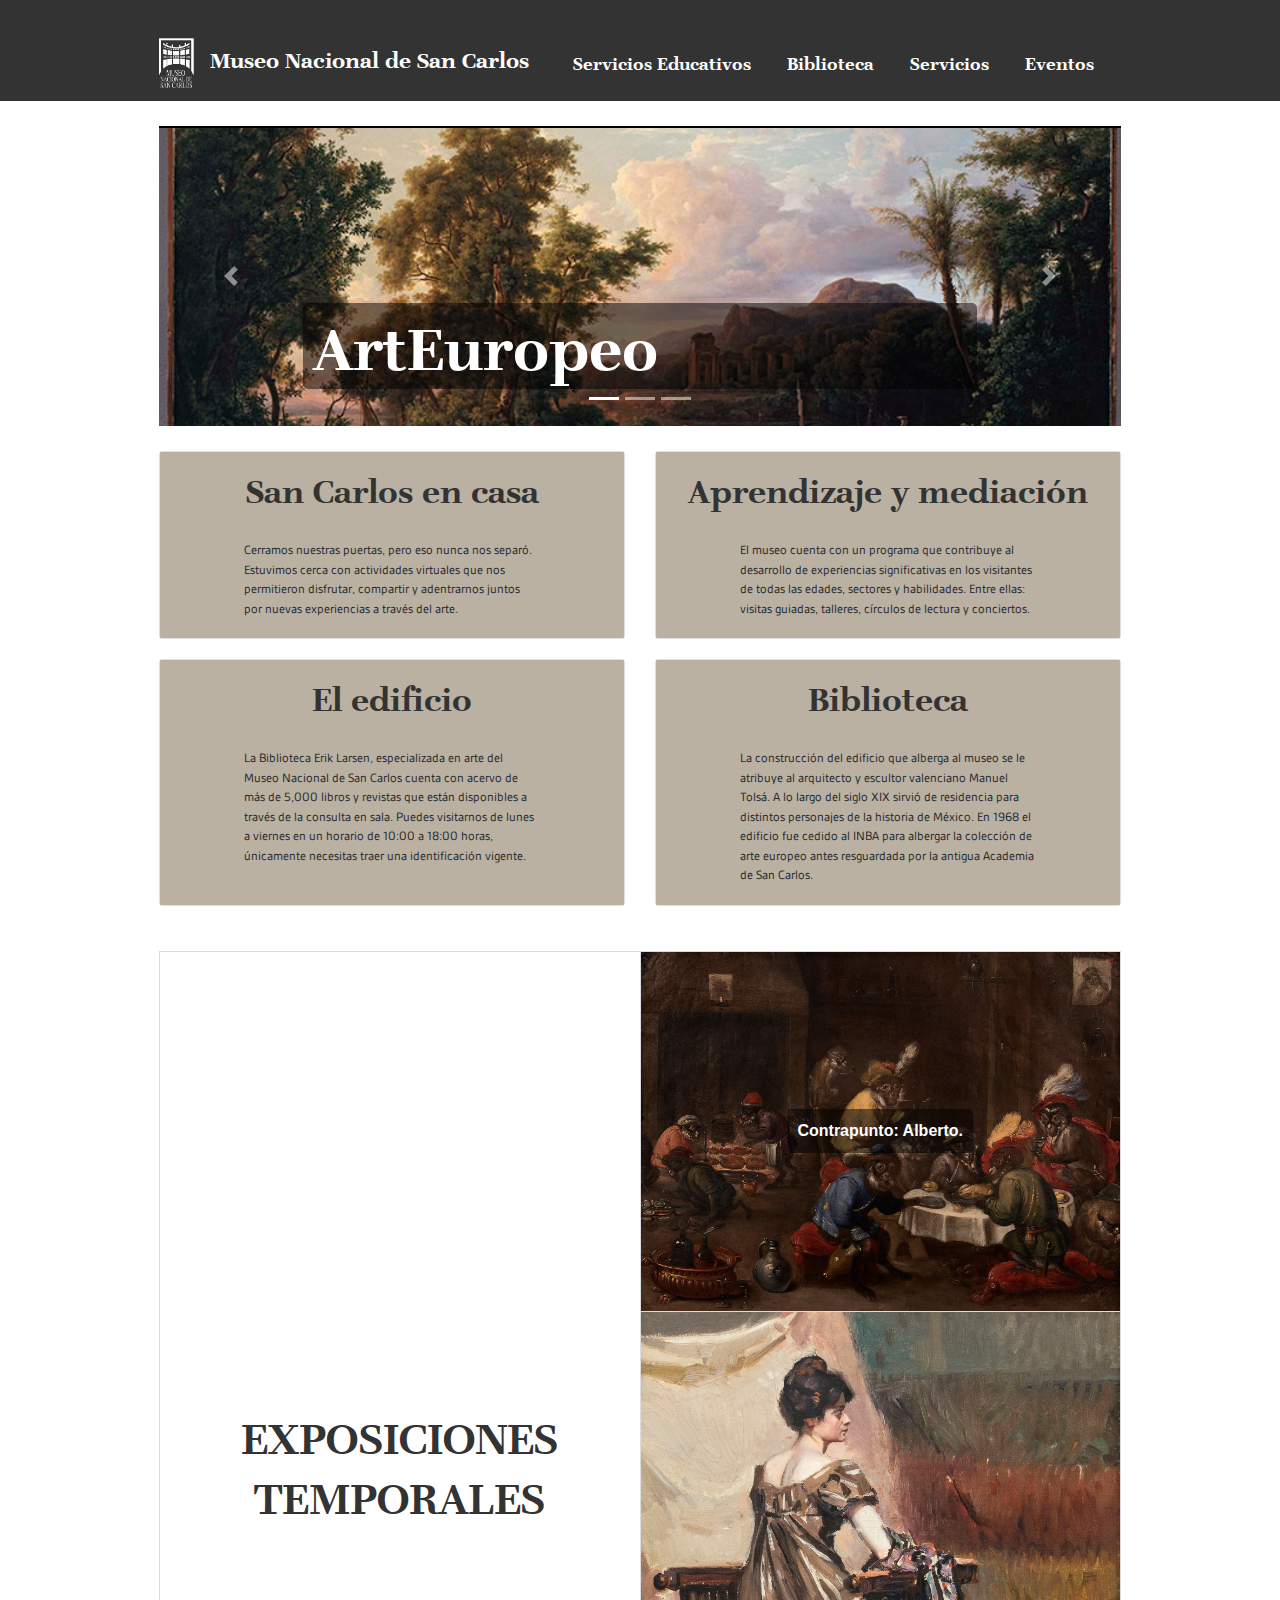
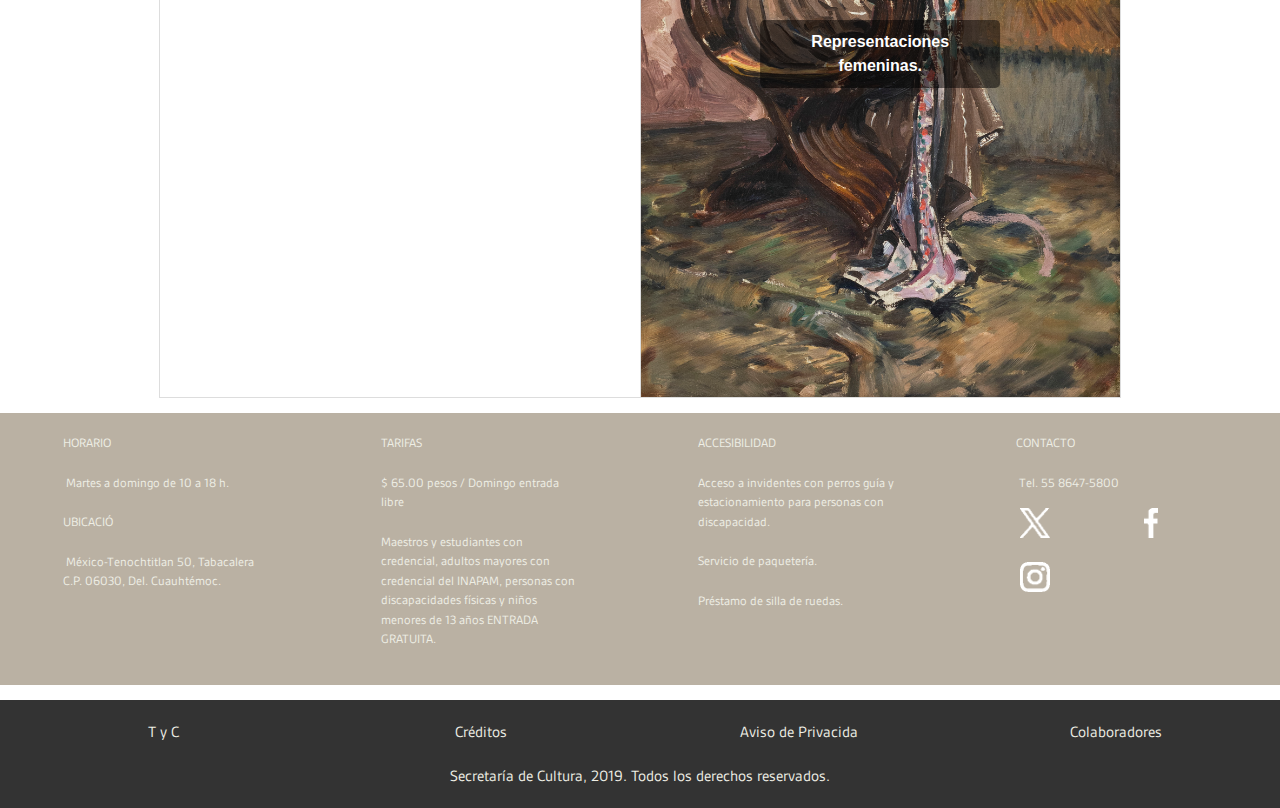
<file: index.html>
<!DOCTYPE html>
<html lang="en">
  <head>
	   <link
    rel="stylesheet"
    href="https://cdnjs.cloudflare.com/ajax/libs/animate.css/4.1.1/animate.min.css"
  />
	  <link rel="stylesheet" type="text/css" href="css/dis_nav.css">
	  
	  <link rel="stylesheet" type="text/css" href="css/dis_inicio.css">
	  
	  <link
    rel="stylesheet"
    href="https://cdnjs.cloudflare.com/ajax/libs/animate.css/4.1.1/animate.min.css"
  />
    <meta charset="utf-8">
	<meta http-equiv="X-UA-Compatible" content="IE=edge">
	<meta name="viewport" content="width=device-width, initial-scale=1">
    <title>Museo Nacional de San Carlos</title>
	  
    <!-- Bootstrap -->
	<link href="css/bootstrap-4.4.1.css" rel="stylesheet">
	<link href="dis_inicio.css" rel="stylesheet" type="text/css">
  </head>
  <body>
	  
	  <!--nav-->
  
<div class="container2">
  <nav class="navbar navbar-expand-lg" style="background-color: #333333;">
    <div class="container d-flex justify-content-center">
      <a class="navbar-brand text-white" href="index.html">
        <img src="imagenes/logo.png" class="img-fluid" id="log" alt="Logo">
        Museo Nacional de San Carlos
      </a>
      <button class="navbar-toggler" type="button" data-toggle="collapse" data-target="#navbarSupportedContent1" aria-controls="navbarSupportedContent1" aria-expanded="false" aria-label="Toggle navigation"> 
        <span class="navbar-toggler-icon">+<br>
        </span>
      </button>
      <div class="collapse navbar-collapse justify-content-center" id="navbarSupportedContent1">
        <ul class="navbar-nav">
          <li class="nav-item active">
            <a class="nav-link text-white" href="html/servedu.html">Servicios Educativos</a>
          </li>
          <li class="nav-item">
            <a class="nav-link text-white" href="html/biblioteca.html">Biblioteca</a>
          </li>
          <li class="nav-item">
            <a class="nav-link text-white" href="html/servi.html">Servicios</a>
          </li>
          <li class="nav-item">
            <a class="nav-link text-white" href="html/eventos.html">Eventos</a>
          </li>
        </ul>
      </div>
    </div>
  </nav>
</div>
	  
	  	<!--carusel-->
  
<div class="container justify-content-center">
  <div id="carouselExampleIndicators1" class="carousel slide" data-ride="carousel" style="background-color: black;">
    <ol class="carousel-indicators">
      <li data-target="#carouselExampleIndicators1" data-slide-to="0" class="active"></li>
      <li data-target="#carouselExampleIndicators1" data-slide-to="1"></li>
      <li data-target="#carouselExampleIndicators1" data-slide-to="2"></li>
    </ol>
    <div class="carousel-inner" role="listbox" style="height: 500px;"> 
      <div class="carousel-item active">
        <div class="d-flex align-items-center justify-content-center h-100">
          <img class="d-block mx-auto" src="imagenes/Principal/arte_euro.jpg" alt="First slide" style="max-height: 100%; max-width: 100%;">
          <div class="carousel-caption">
            <h5>ArtEuropeo</h5>
          </div>
        </div>
      </div>
      <div class="carousel-item">
        <div class="d-flex align-items-center justify-content-center h-100">
          <img class="d-block mx-auto" src="imagenes/Principal/barroco.jpg" alt="Second slide" style="max-height: 100%; max-width: 100%;">
          <div class="carousel-caption">
            <h5>Barroco</h5>
          </div>
        </div>
      </div>
      <div class="carousel-item">
        <div class="d-flex align-items-center justify-content-center h-100">
          <img class="d-block mx-auto" src="imagenes/Principal/romanti.jpg" alt="Third slide" style="max-height: 100%; max-width: 100%;">
          <div class="carousel-caption">
            <h5>Romanticismo</h5>
          </div>
        </div>
      </div>
    </div>
    <a class="carousel-control-prev" href="#carouselExampleIndicators1" role="button" data-slide="prev">
      <span class="carousel-control-prev-icon" aria-hidden="true"></span>
      <span class="sr-only">Previous</span>
    </a>
    <a class="carousel-control-next" href="#carouselExampleIndicators1" role="button" data-slide="next">
      <span class="carousel-control-next-icon" aria-hidden="true"></span>
      <span class="sr-only">Next</span>
    </a>
  </div>
</div>
	  
	  <!--cuadros de texto-->
	  
	<div class="container">
    <div class="row">
      <div class="col-xl-3 col-lg-6 col-md-6">
        <div class="card h-100">
          <div class="card-body">
            <h5 class="card-title">San Carlos en casa</h5>
            <p class="card-text">Cerramos nuestras puertas, pero eso nunca nos separó. Estuvimos cerca con actividades virtuales que nos permitieron disfrutar, compartir y adentrarnos juntos por nuevas experiencias a través del arte.</p>
          </div>
        </div>
      </div>
      <div class="col-xl-3 col-lg-6 col-md-6">
        <div class="card h-100">
          <div class="card-body">
            <h5 class="card-title">Aprendizaje y mediación</h5>
            <p class="card-text">El museo cuenta con un programa que contribuye al desarrollo de experiencias significativas en los visitantes de todas las edades, sectores y habilidades. Entre ellas: visitas guiadas, talleres, círculos de lectura y conciertos.</p>
          </div>
        </div>
      </div>
      <div class="col-xl-3 col-lg-6 col-md-6">
        <div class="card h-100">
          <div class="card-body">
            <h5 class="card-title">El edificio</h5>
            <p class="card-text">La Biblioteca Erik Larsen, especializada en arte del Museo Nacional de San Carlos cuenta con acervo de más de 5,000 libros y revistas que están disponibles a través de la consulta en sala. Puedes visitarnos de lunes a viernes en un horario de 10:00 a 18:00 horas, únicamente necesitas traer una identificación vigente.</p>
          </div>
        </div>
      </div>
      <div class="col-xl-3 col-lg-6 col-md-6">
        <div class="card h-100">
          <div class="card-body">
            <h5 class="card-title">Biblioteca</h5>
            <p class="card-text">La construcción del edificio que alberga al museo se le atribuye al arquitecto y escultor valenciano Manuel Tolsá. A lo largo del siglo XIX sirvió de residencia para distintos personajes de la historia de México. En 1968 el edificio fue cedido al INBA para albergar la colección de arte europeo antes resguardada por la antigua Academia de San Carlos.</p>
          </div>
        </div>
      </div>
    </div>
  </div>
	
	  
	  <div class="container">
		  
	<table class="custom-table">
    <tr>
      <!-- Celda izquierda -->
      <td class="izq-cel" rowspan="2">
        <p>EXPOSICIONES TEMPORALES</p>
      </td>
      <!-- Celda derecha, fila superior -->
      <td class="dere-cel">
        <div class="image-container"> <a href="https://mnsancarlos.inba.gob.mx/contrapunto-alberto-j-pani-amp-diego-rivera-curadores" ><img src="imagenes/9066_ferdinand_van_kessel_amberes.jpg" alt="Imagen 1"></a>
          <div class="image-title">Contrapunto: Alberto.</div>
        </div>
      </td>
    </tr>
    <tr>
      <!-- Celda derecha, fila inferior -->
      <td class="dere-cel">
        <div class="image-container"> <a href="https://mnsancarlos.inba.gob.mx/representaciones-femeninas-en-transformacion-siglos-xix-y-xx"><img src="imagenes/dgjj-1_copiadd.jpg" alt="Imagen 2"></a>
          <div class="image-title">Representaciones femeninas.</div>
        </div>
      </td>
    </tr>
  </table>
	
	</div>
	  <div class="container3">
	    <div class="row">
	      <div class="col-xl-3 col-lg-3 col-md-3 col-sm-6">
	        <p>HORARIO</p>
	        <p>&nbsp;Martes a domingo de 10 a 18 h.&nbsp;</p>
            <p>UBICACIÓ</p>
            <p>&nbsp;México-Tenochtitlan 50, Tabacalera C.P. 06030, Del. Cuauhtémoc.</p>
          </div>
	      <div class="col-xl-3 col-lg-3 col-md-3 col-sm-6">
	        <p>TARIFAS&nbsp;</p>
	        <p>$ 65.00 pesos / Domingo entrada libre&nbsp;</p>
	        <p>Maestros y estudiantes con credencial, adultos mayores con credencial del INAPAM, personas con discapacidades físicas y niños menores de 13 años ENTRADA GRATUITA.</p>
          </div>
	      <div class="col-xl-3 col-lg-3 col-md-3 col-sm-6">
	        <p>ACCESIBILIDAD&nbsp;</p>
	        <p>Acceso a invidentes con perros guía y estacionamiento para personas con discapacidad.&nbsp;</p>
	        <p>Servicio de paquetería.&nbsp;</p>
	        <p>Préstamo de silla de ruedas.</p>
          </div>
	      <div class="col-xl-3 col-lg-3 col-md-3 col-sm-6">
	        <p>CONTACTO</p>
	        <p>&nbsp;Tel. 55 8647-5800 </p>
	        <div class="row">
	          <div class="col-xl-4 col-md-5 col-sm-4"><a href="https://x.com/museo_sancarlos" target="_blank"><img src="imagenes/1x/Recurso 3.png" class="img-fluid" alt="Placeholder image"></a>&nbsp;</div>
	          <div class="col-xl-4 col-md-5 col-sm-4"><a href="https://www.facebook.com/museosancarlos/" target="_blank"><img src="imagenes/1x/Recurso 2.png" class="img-fluid" alt="Placeholder image"></a>&nbsp;</div>
	          <div class="col-xl-4 col-md-5 col-sm-4"><a href="https://www.instagram.com/museo_sancarlos?utm_source=ig_web_button_share_sheet&igsh=ZDNlZDc0MzIxNw==" target="_blank"><img src="imagenes/1x/Recurso 1.png" class="img-fluid" alt="Placeholder image"></a>&nbsp;</div>
            </div>
	      </div>
</div>
	  </div>
	  <footer>
	    <div class="row">
	      <div class="col-xl-3 col-lg-3 col-md-2 col-sm-3">T y C</div>
	      <div class="col-xl-3 col-lg-3 col-md-3 col-sm-3">Créditos</div>
	      <div class="col-xl-3 col-lg-3 col-md-3 col-sm-3">Aviso de Privacida</div>
	      <div class="col-xl-3 col-lg-3 col-md-4 col-sm-3">Colaboradores</div>
      </div>
      <div class="row">
        <div class="col-xl-12">Secretaría de Cultura, 2019. Todos los derechos reservados.</div>
      </div>
	  
	    
	  	
	  </footer>
	
  	<!-- body code goes here -->


	<!-- jQuery (necessary for Bootstrap's JavaScript plugins) --> 
	<script src="js/jquery-3.4.1.min.js"></script>

	<!-- Include all compiled plugins (below), or include individual files as needed -->
	<script src="js/popper.min.js"></script> 
	<script src="js/bootstrap-4.4.1.js"></script>
  </body>
</html>
</file>
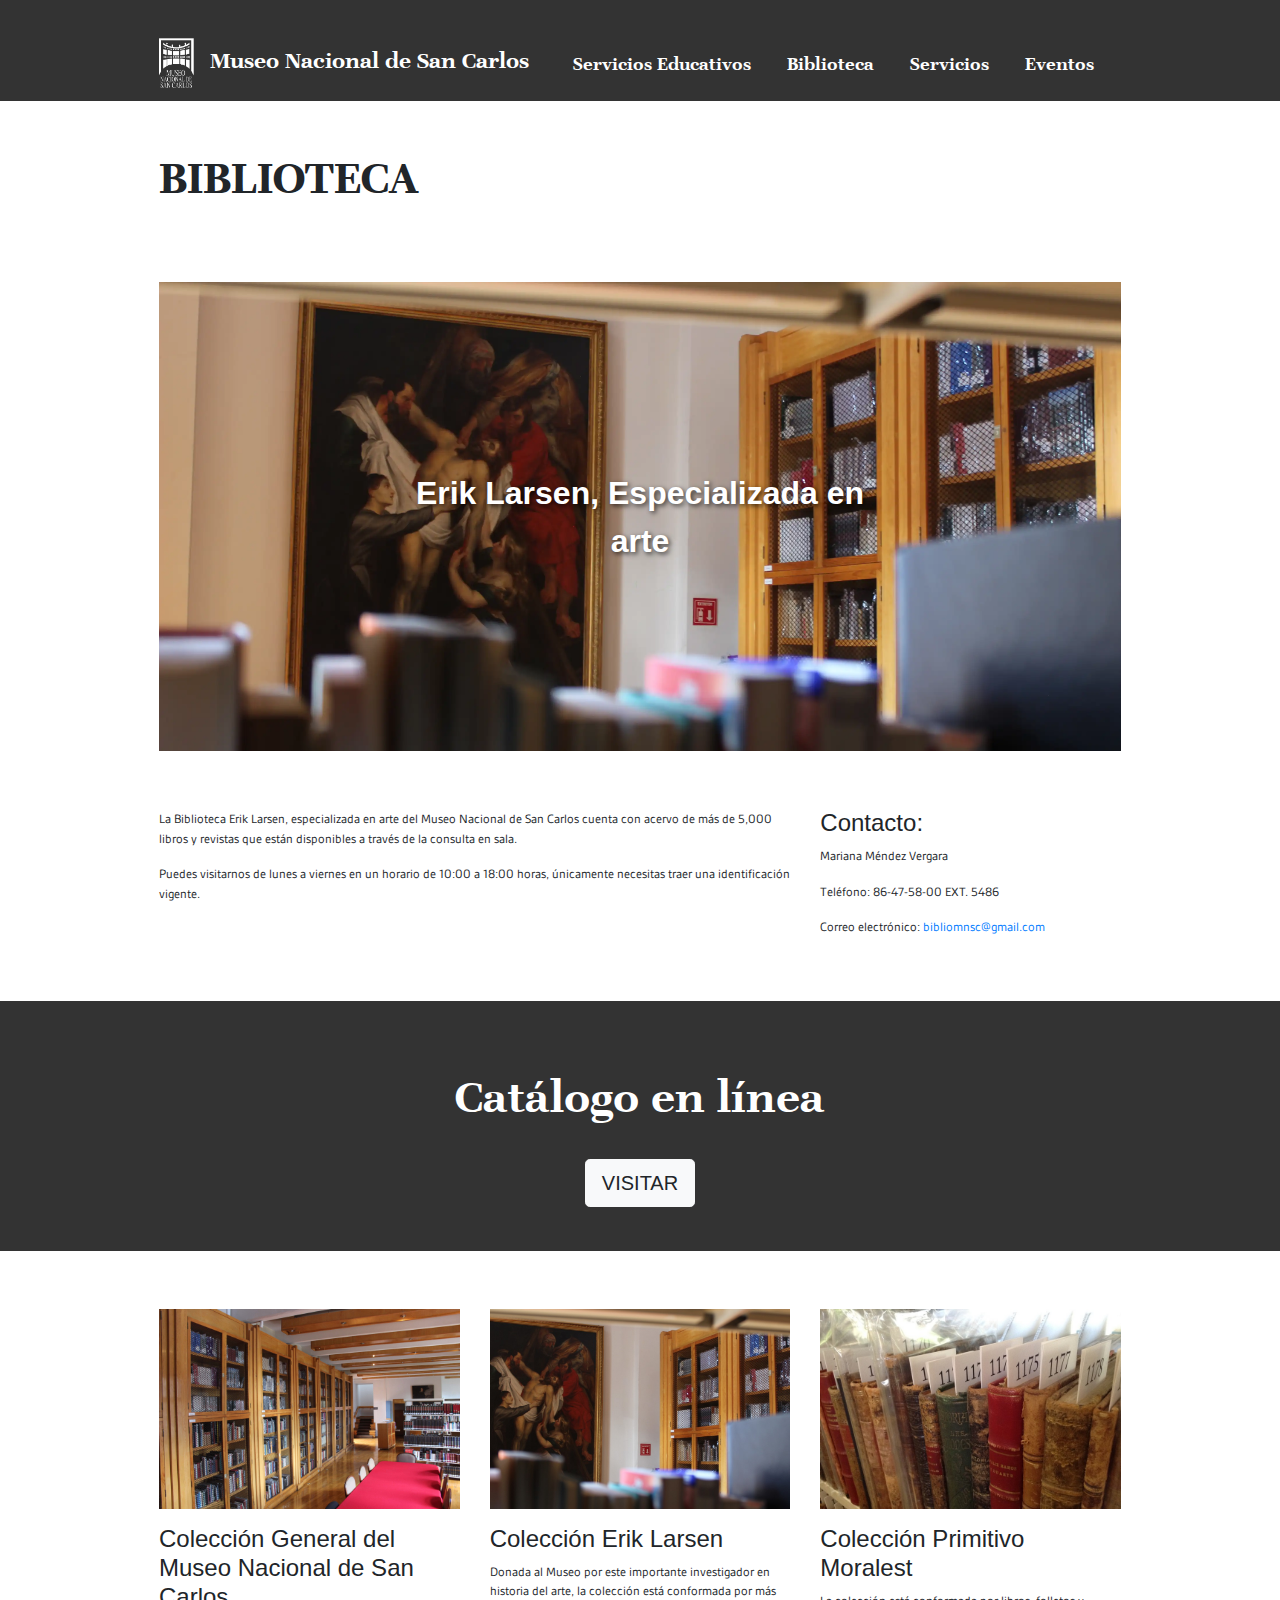
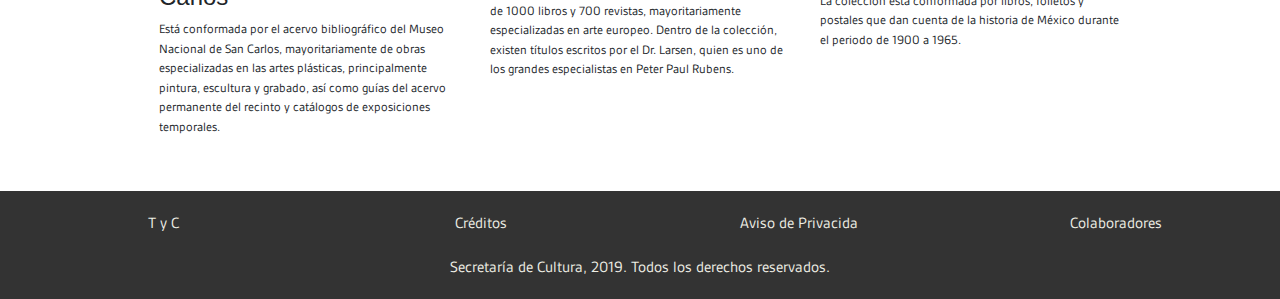
<file: html/biblioteca.html>
<!DOCTYPE html>
<html lang="en">
  <head>
	  <link
    rel="stylesheet"
    href="https://cdnjs.cloudflare.com/ajax/libs/animate.css/4.1.1/animate.min.css"
  />
	  <link rel="stylesheet" type="text/css" href="../css/dis_nav.css">
	  
	  <link rel="stylesheet" type="text/css" href="../css/dis_inicio.css">
	  
	  <link
    rel="stylesheet"
    href="https://cdnjs.cloudflare.com/ajax/libs/animate.css/4.1.1/animate.min.css"
  />
    <meta charset="utf-8">
	<meta http-equiv="X-UA-Compatible" content="IE=edge">
	<meta name="viewport" content="width=device-width, initial-scale=1">
    <title>Biblioteca</title>
    <!-- Bootstrap -->
	<link href="../css/bootstrap-4.4.1.css" rel="stylesheet">
	<style>
        h1 {
            font-family: "Teimer Bold";
            font-size: 2.5rem;
        }
        .hero-image {
            position: relative;
            text-align: center;
            color: white;
        }
        .hero-image img {
            width: 100%;
            max-width: 1402px;
            height: auto;
        }
        .hero-text {
            position: absolute;
            top: 50%;
            left: 50%;
            transform: translate(-50%, -50%);
            font-size: 2rem;
            font-weight: bold;
            text-shadow: 2px 2px 5px rgba(0, 0, 0, 0.7);
        }
        @media (max-width: 768px) {
        .hero-text {
            font-size: 1.5rem; 
        }
    }
    @media (max-width: 576px) {
        .hero-text {
            font-size: 1rem; 
        }
    }
    </style>
  </head>
  <body>
  	<!--navbar-->
<div class="container2">
  <nav class="navbar navbar-expand-lg" style="background-color: #333333;">
    <div class="container d-flex justify-content-center">
      <a class="navbar-brand text-white" href="../index.html">
        <img src="../imagenes/logo.png" class="img-fluid" id="log" alt="Logo">
        Museo Nacional de San Carlos
      </a>
      <button class="navbar-toggler" type="button" data-toggle="collapse" data-target="#navbarSupportedContent1" aria-controls="navbarSupportedContent1" aria-expanded="false" aria-label="Toggle navigation"> 
        <span class="navbar-toggler-icon">+<br>
        </span>
      </button>
      <div class="collapse navbar-collapse justify-content-center" id="navbarSupportedContent1">
        <ul class="navbar-nav">
          <li class="nav-item active">
            <a class="nav-link text-white" href="servedu.html">Servicios Educativos</a>
          </li>
          <li class="nav-item">
            <a class="nav-link text-white" href="biblioteca.html">Biblioteca</a>
          </li>
          <li class="nav-item">
            <a class="nav-link text-white" href="servi.html">Servicios</a>
          </li>
          <li class="nav-item">
            <a class="nav-link text-white" href="eventos.html">Eventos</a>
          </li>
        </ul>
      </div>
    </div>
  </nav>
</div>
	
	 <!-- desde acá puedes comenzar a agregar -->
	  <div class="container">
        <h1 class="text-start">BIBLIOTECA</h1>
        </div>
        <div class="container mt-5">
        <div class="hero-image mx-auto">
            <img src="../imagenes/biblioteca/biblio_2.webp" alt="Imagen de la biblioteca" class="img-fluid">
        <div class="hero-text">Erik Larsen, Especializada en arte</div>
            </div>
            </div>

            <div class="container mt-5">
    <div class="row">
        <div class="col-lg-8 col-md-7">
            <p>
                La Biblioteca Erik Larsen, especializada en arte del Museo Nacional de San Carlos cuenta con acervo de más de 5,000 libros y revistas que están disponibles a través de la consulta en sala.
            </p>
            <p>
                Puedes visitarnos de lunes a viernes en un horario de 10:00 a 18:00 horas, únicamente necesitas traer una identificación vigente.
            </p>
        </div>
        <div class="col-lg-4 col-md-5">
            <h4>Contacto:</h4>
            <p>Mariana Méndez Vergara</p>
            <p>Teléfono: 86-47-58-00 EXT. 5486</p>
            <p>Correo electrónico: <a href="mailto:bibliomnsc@gmail.com">bibliomnsc@gmail.com</a></p>
                </div>
            </div>
        </div>
          <div class="catalog-section mx-auto mt-5">
            <div class="catalog-text text-center">
                <h1 class="catalog-title">Catálogo en línea</h1>
                <a href="https://www.bibliotecas.inba.gob.mx/pinakes/inbamuseos.xhtml" class="btn btn-light btn-lg mt-3">Visitar</a>
            </div>
        </div>
            <div class="container mt-5">
        <div class="row text-left">
            <!-- Columna 1 -->
            <div class="col-md-4 mb-4">
                <img src="../imagenes/biblioteca/biblioteca_opti.jpg" alt="Colección General" class="img-fluid mb-3">
                <h4>Colección General del Museo Nacional de San Carlos</h4>
                <p>
                 Está conformada por el acervo bibliográfico del Museo Nacional de San Carlos, mayoritariamente de obras especializadas en las artes plásticas, principalmente pintura, escultura y grabado, así como guías del acervo permanente del recinto y catálogos de exposiciones temporales.
                </p>
            </div>
            <!-- Columna 2 -->
            <div class="col-md-4 mb-4">
                <img src="../imagenes/biblioteca/biblio_3.jpg" alt="Colección Erik Larsen" class="img-fluid mb-3">
                <h4>Colección Erik Larsen</h4>
                <p>
                Donada al Museo por este importante investigador en historia del arte, la colección está conformada por más de 1000 libros y 700 revistas, mayoritariamente especializadas en arte europeo. Dentro de la colección, existen títulos escritos por el Dr. Larsen, quien es uno de los grandes especialistas en Peter Paul Rubens.
                </p>
            </div>
            <!-- Columna 3 -->
            <div class="col-md-4 mb-4">
             <img src="../imagenes/biblioteca/libros.jpg" alt="Colección Primitivo Moralest" class="img-fluid mb-3">
                <h4>Colección Primitivo Moralest</h4>
                <p>
                La colección está conformada por libros, folletos y postales que dan cuenta de la historia de México durante el periodo de 1900 a 1965.
                </p>
                    </div>
                </div>
            </div>

	  </div>
  	
 
	  <footer>
	    <div class="row">
	      <div class="col-xl-3 col-lg-3 col-md-2 col-sm-3">T y C</div>
	      <div class="col-xl-3 col-lg-3 col-md-3 col-sm-3">Créditos</div>
	      <div class="col-xl-3 col-lg-3 col-md-3 col-sm-3">Aviso de Privacida</div>
	      <div class="col-xl-3 col-lg-3 col-md-4 col-sm-3">Colaboradores</div>
      </div>
      <div class="row">
        <div class="col-xl-12">Secretaría de Cultura, 2019. Todos los derechos reservados.</div>
      </div>
	  
	    
	  	
  </footer>


	<!-- jQuery (necessary for Bootstrap's JavaScript plugins) --> 
	<script src="../js/jquery-3.4.1.min.js"></script>

	<!-- Include all compiled plugins (below), or include individual files as needed -->
	<script src="../js/popper.min.js"></script> 
	<script src="../js/bootstrap-4.4.1.js"></script>
  </body>
</html>
</file>
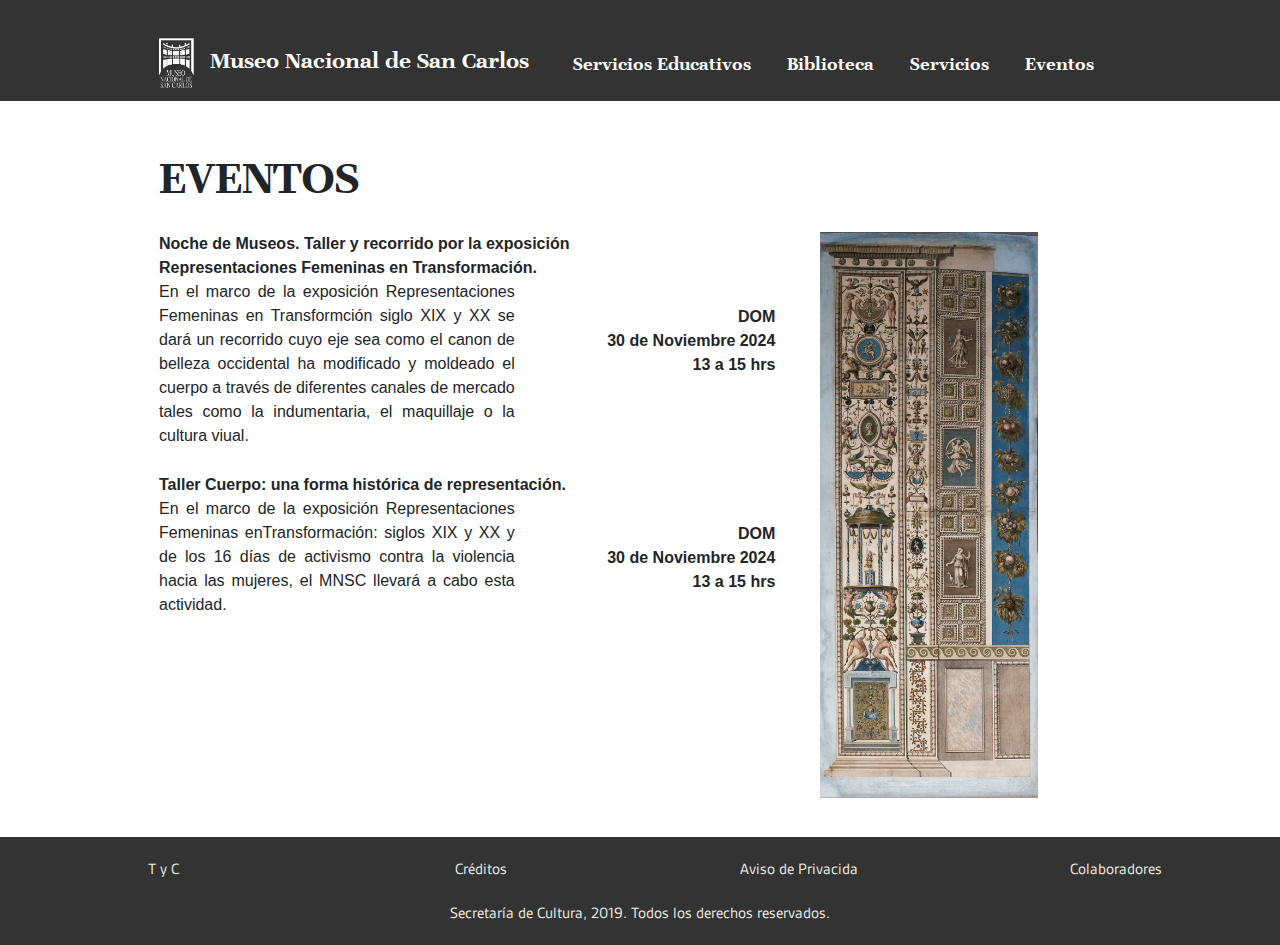
<file: html/eventos.html>
<!DOCTYPE html>
<html lang="en">
  <head>
	  <link
    rel="stylesheet"
    href="https://cdnjs.cloudflare.com/ajax/libs/animate.css/4.1.1/animate.min.css"
  />
	  <link rel="stylesheet" type="text/css" href="../css/dis_nav.css">
	  
	  <link rel="stylesheet" type="text/css" href="../css/dis_inicio.css">
	  
	  <link
    rel="stylesheet"
    href="https://cdnjs.cloudflare.com/ajax/libs/animate.css/4.1.1/animate.min.css"
  />
    <meta charset="utf-8">
	<meta http-equiv="X-UA-Compatible" content="IE=edge">
	<meta name="viewport" content="width=device-width, initial-scale=1">
    <title>Eventos</title>
    <!-- Bootstrap -->
	<link href="../css/bootstrap-4.4.1.css" rel="stylesheet">
	<style>
        h1 {
            font-family: "Teimer Bold";
            font-size: 2.5rem;
        }
        .hero-image {
            position: relative;
            text-align: center;
            color: white;
        }
        .hero-image img {
            width: 100%;
            max-width: 1402px;
            height: auto;
        }
        .hero-text {
            position: absolute;
            top: 50%;
            left: 50%;
            transform: translate(-50%, -50%);
            font-size: 2rem;
            font-weight: bold;
            text-shadow: 2px 2px 5px rgba(0, 0, 0, 0.7);
        }
        @media (max-width: 768px) {
        .hero-text {
            font-size: 1.5rem; 
        }
    }
    @media (max-width: 576px) {
        .hero-text {
            font-size: 1rem; 
        }
    }
    </style>
  </head>
  <body>
  	<!--navbar-->
<div class="container2">
  <nav class="navbar navbar-expand-lg" style="background-color: #333333;">
    <div class="container d-flex justify-content-center">
      <a class="navbar-brand text-white" href="../index.html">
        <img src="../imagenes/logo.png" class="img-fluid" id="log" alt="Logo">
        Museo Nacional de San Carlos
      </a>
      <button class="navbar-toggler" type="button" data-toggle="collapse" data-target="#navbarSupportedContent1" aria-controls="navbarSupportedContent1" aria-expanded="false" aria-label="Toggle navigation"> 
        <span class="navbar-toggler-icon">+<br>
        </span>
      </button>
      <div class="collapse navbar-collapse justify-content-center" id="navbarSupportedContent1">
        <ul class="navbar-nav">
          <li class="nav-item active">
            <a class="nav-link text-white" href="servedu.html">Servicios Educativos</a>
          </li>
          <li class="nav-item">
            <a class="nav-link text-white" href="biblioteca.html">Biblioteca</a>
          </li>
          <li class="nav-item">
            <a class="nav-link text-white" href="servi.html">Servicios</a>
          </li>
          <li class="nav-item">
            <a class="nav-link text-white" href="eventos.html">Eventos</a>
          </li>
        </ul>
      </div>
    </div>
  </nav>
</div>
	
	 <!-- desde acá puedes comenzar a agregar -->
	  <div class="container">
        <h1 class="text-start">EVENTOS</h1>
        <div class="row">
          <div class="col-lg-8"><strong>Noche de Museos. Taller y recorrido por la exposición <br>
            Representaciones Femeninas en Transformación. </strong>
            <div class="row">
              <div class="col-lg-7">En el marco de la exposición Representaciones Femeninas en Transformción siglo XIX y XX se dará un recorrido cuyo eje sea como el canon de belleza occidental ha modificado y moldeado el cuerpo a través de diferentes canales de mercado tales como la indumentaria, el maquillaje o la cultura viual.&nbsp; &nbsp; &nbsp; &nbsp;&nbsp;</div>
              <div class="offset-lg-0 col-lg-5">
                <div class="container" style="text-align: right"><strong>DOM <br>
                  30 de Noviembre 2024 <br>
                13 a 15 hrs</strong></div>
                <strong>&nbsp;</strong><br>
              </div>
              <div class="container"><strong>Taller Cuerpo: una forma histórica de representación. </strong>
                <div class="row">
                  <div class="col-lg-7">En el marco de la exposición Representaciones Femeninas enTransformación: siglos XIX y XX y de los 16 días de activismo contra la violencia hacia las mujeres, el MNSC llevará a cabo esta actividad.</div>
                  <div class="offset-lg-0 col-lg-5">
                    <div class="container" style="text-align: right"><strong>DOM <br>
                    30 de Noviembre 2024 <br>
                    13 a 15 hrs</strong></div>
                  </div>
                </div>
              </div>
            </div>
          </div>
          <div class="col-lg-3"><img src="../imagenes/eventos/7843.jpg" class="img-fluid" alt="Placeholder image">&nbsp;</div>
        </div>
	  </div>
  	
 
	  <footer>
	    <div class="row">
	      <div class="col-xl-3 col-lg-3 col-md-2 col-sm-3">T y C</div>
	      <div class="col-xl-3 col-lg-3 col-md-3 col-sm-3">Créditos</div>
	      <div class="col-xl-3 col-lg-3 col-md-3 col-sm-3">Aviso de Privacida</div>
	      <div class="col-xl-3 col-lg-3 col-md-4 col-sm-3">Colaboradores</div>
      </div>
      <div class="row">
        <div class="col-xl-12">Secretaría de Cultura, 2019. Todos los derechos reservados.</div>
      </div>
	  
	    
	  	
  </footer>

	<!-- jQuery (necessary for Bootstrap's JavaScript plugins) --> 
	<script src="../js/jquery-3.4.1.min.js"></script>

	<!-- Include all compiled plugins (below), or include individual files as needed -->
	<script src="../js/popper.min.js"></script> 
	<script src="../js/bootstrap-4.4.1.js"></script>
  </body>
</html>
</file>
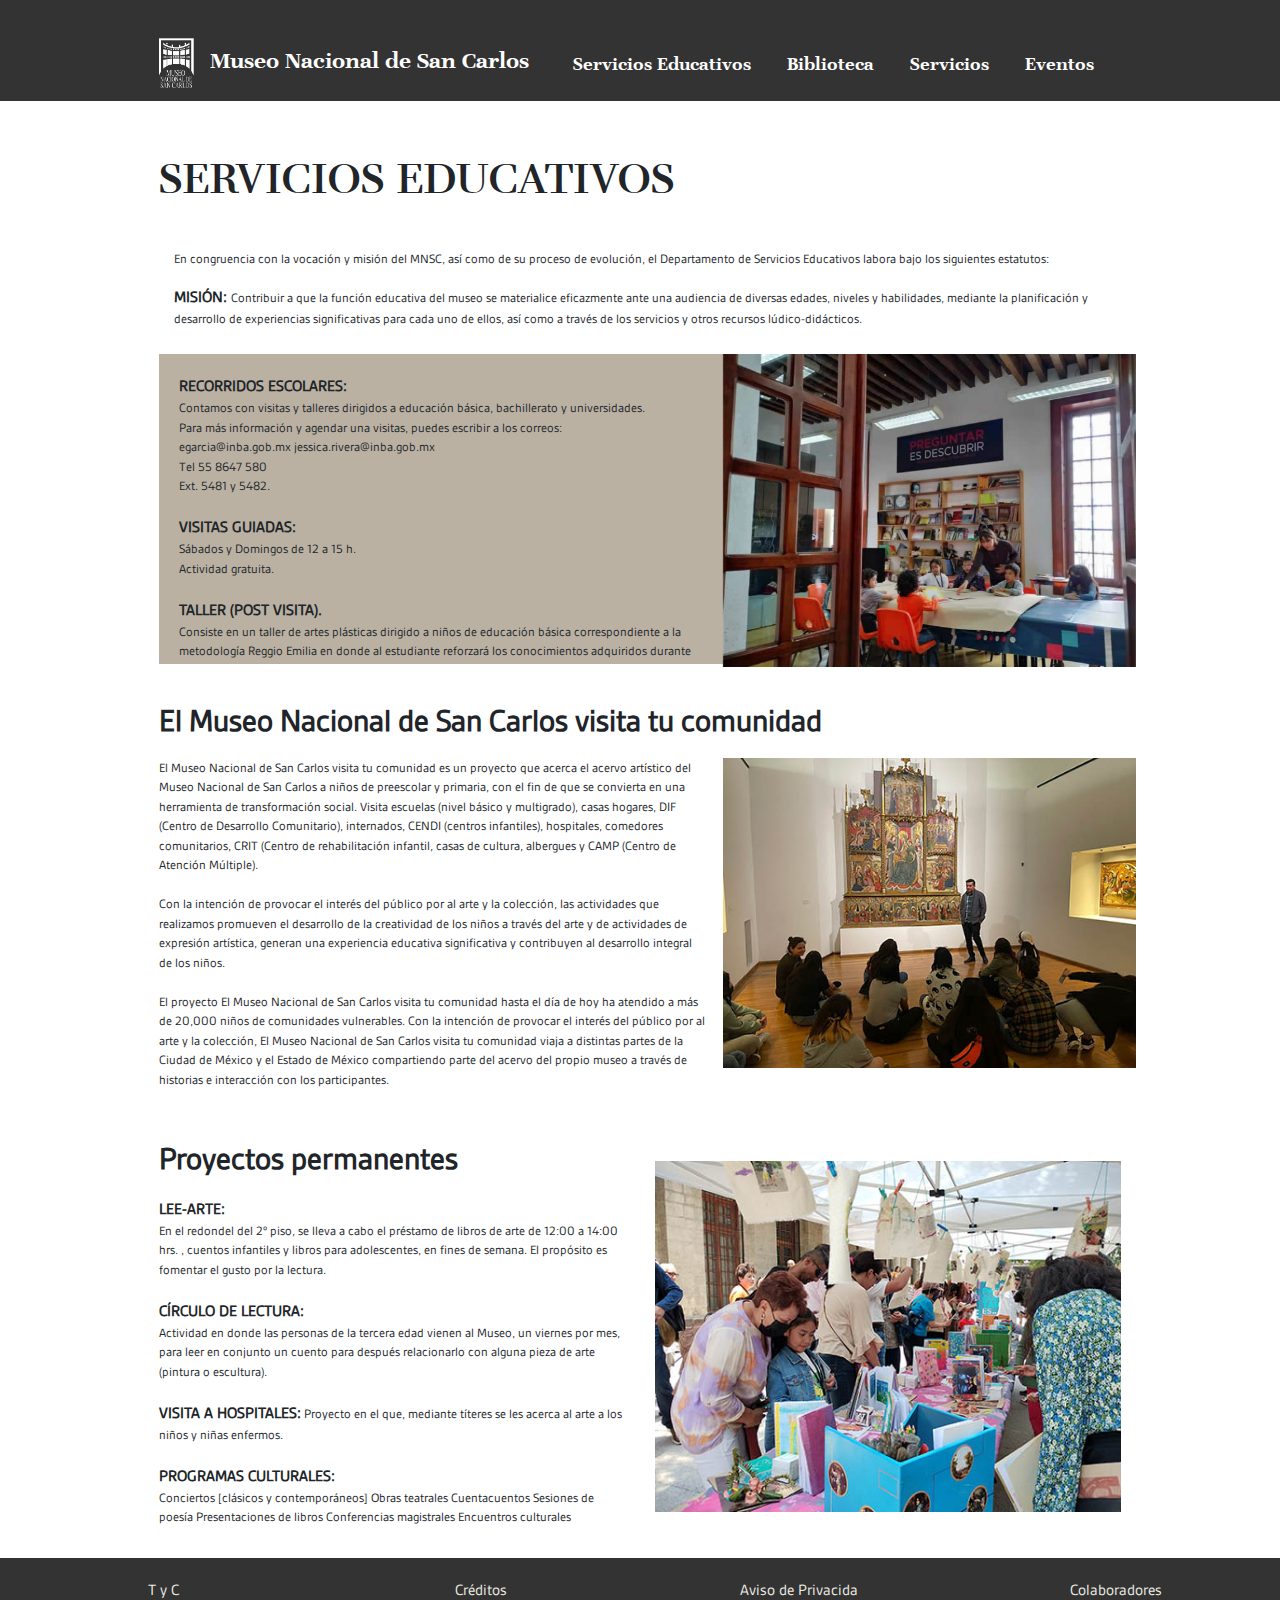
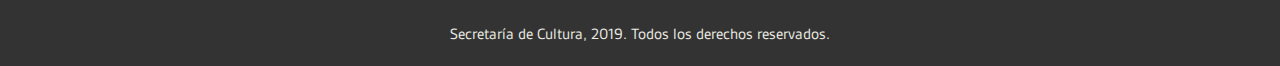
<file: html/servedu.html>
<!DOCTYPE html>
<html lang="en">
<head>
	  <link
    rel="stylesheet"
    href="https://cdnjs.cloudflare.com/ajax/libs/animate.css/4.1.1/animate.min.css"
  />
	  <link rel="stylesheet" type="text/css" href="../css/dis_nav.css">
	  
	  <link rel="stylesheet" type="text/css" href="../css/dis_inicio.css">
	  
	  <link
    rel="stylesheet"
    href="https://cdnjs.cloudflare.com/ajax/libs/animate.css/4.1.1/animate.min.css"
  />
    <meta charset="utf-8">
	<meta http-equiv="X-UA-Compatible" content="IE=edge">
	<meta name="viewport" content="width=device-width, initial-scale=1">
    <title>Servicios Educativos</title>
    <!-- Bootstrap -->
	<link href="../css/bootstrap-4.4.1.css" rel="stylesheet">
	
  </head>
  <body>
  	<!--navbar-->
<div class="container2">
  <nav class="navbar navbar-expand-lg" style="background-color: #333333;">
    <div class="container d-flex justify-content-center">
      <a class="navbar-brand text-white" href="../index.html">
        <img src="../imagenes/logo.png" class="img-fluid" id="log" alt="Logo">
        Museo Nacional de San Carlos
      </a>
      <button class="navbar-toggler" type="button" data-toggle="collapse" data-target="#navbarSupportedContent1" aria-controls="navbarSupportedContent1" aria-expanded="false" aria-label="Toggle navigation"> 
        <span class="navbar-toggler-icon">+<br>
        </span>
      </button>
      <div class="collapse navbar-collapse justify-content-center" id="navbarSupportedContent1">
        <ul class="navbar-nav">
          <li class="nav-item active">
            <a class="nav-link text-white" href="servedu.html">Servicios Educativos</a>
          </li>
          <li class="nav-item">
            <a class="nav-link text-white" href="biblioteca.html">Biblioteca</a>
          </li>
          <li class="nav-item">
            <a class="nav-link text-white" href="servi.html">Servicios</a>
          </li>
          <li class="nav-item">
            <a class="nav-link text-white" href="eventos.html">Eventos</a>
          </li>
        </ul>
      </div>
    </div>
  </nav>
</div>
	
	 <!-- desde acá puedes comenzar a agregar -->
	  <div class="container">
        <h1>SERVICIOS EDUCATIVOS</h1>
        <div class="container">
		  <p>En congruencia con la vocación y misión del MNSC, así como de su proceso de evolución, el Departamento de Servicios Educativos labora bajo los siguientes estatutos:</p>
			<div>
			  <p><b>MISIÓN: </b>Contribuir a que la función educativa del museo se materialice eficazmente ante una audiencia de diversas edades, niveles y habilidades, mediante la planificación
y desarrollo de experiencias significativas para cada uno de ellos, así como a través de los servicios y otros recursos lúdico-didácticos.</p>
			</div>
	    </div>
	  </div>
	  
<div class="container">
    <div class="row">
      <div class="col-md-7 pr-0">
	    <div class="card-body" style="max-height: 310px; overflow-y: auto;">
			  <p><b>RECORRIDOS ESCOLARES:</b><br>
Contamos con visitas y talleres dirigidos a educación básica, bachillerato y universidades.<br>
Para más información y agendar una visitas, puedes escribir a los correos:<br>
egarcia@inba.gob.mx
jessica.rivera@inba.gob.mx
<br>
Tel 55 8647 580<br>
Ext. 5481 y 5482.<br>
<br>
<b>VISITAS GUIADAS:</b><br>
Sábados y Domingos de 12 a 15 h.<br>
  Actividad gratuita.<br>
<br>
<b>TALLER (POST VISITA).</b><br>
Consiste en un taller de artes plásticas dirigido a niños de educación básica correspondiente a la
metodología Reggio Emilia en donde al estudiante reforzará los conocimientos adquiridos durante
su recorrido en las salas Permanente o Temporal y, por la arquitectura del Museo. Donde buscamos
que los estudiantes construyan y creen su propia obra de arte.</p>
			  
	    </div>
      </div>
      <div class="col-lg-5 pl-0 pr-0">
        <img src="../imagenes/servicios edu/museo_nacional_de_san_carlos_mediacion_13.jpg" alt="ServEdu" width="648" height="490" class="img-fluid">
      </div>
    </div>
  </div>
 <div class="container">
   <h2>El Museo Nacional de San Carlos visita tu comunidad</h2>
   <div class="row">
     <div class="col-lg-7">
		 <p class="txt1">El Museo Nacional de San Carlos visita tu comunidad es un proyecto que acerca el acervo artístico del
Museo Nacional de San Carlos a niños de preescolar y primaria, con el fin de que se convierta en una
herramienta de transformación social. Visita escuelas (nivel básico y multigrado), casas hogares, DIF
(Centro de Desarrollo Comunitario), internados, CENDI (centros infantiles), hospitales, comedores comunitarios,
CRIT (Centro de rehabilitación infantil, casas de cultura, albergues y CAMP (Centro de Atención
Múltiple). <br> 
<br>
Con la intención de provocar el interés del público por al arte y la colección, las actividades que realizamos
promueven el desarrollo de la creatividad de los niños a través del arte y de actividades de expresión
artística, generan una experiencia educativa significativa y contribuyen al desarrollo integral de
los niños.
<br>
<br>
El proyecto El Museo Nacional de San Carlos visita tu comunidad hasta el día de hoy ha atendido a más
de 20,000 niños de comunidades vulnerables.

Con la intención de provocar el interés del público por al arte y la colección, El Museo Nacional de San
Carlos visita tu comunidad viaja a distintas partes de la Ciudad de México y el Estado de México compartiendo
parte del acervo del propio museo a través de historias e interacción con los participantes.&nbsp;</p>
     </div>
     <div class="col-lg-5  pl-0 pr-0">
		 <img src="../imagenes/servicios edu/museo_nacional_de_san_carlos_mediacion_8_1.jpg" alt="MuseoVis" class="img-fluid">
		 <!-- <img src="../imagenes/servicios edu/museo_nacional_de_san_carlos_mediacion_1_2.jpg" alt="MuseoVis" class="img-fluid"> -->
     </div>
   </div>
 </div>
  <div class="container">
  <div class="row align-items-center">
  <div class="col-lg-6">
		    <h2>Proyectos permanentes</h2>
		 <p><b>LEE-ARTE:</b>
           <br>
           En el redondel del 2º piso, se lleva a cabo el préstamo de libros de arte de 12:00 a
14:00 hrs. , cuentos infantiles y libros para adolescentes, en fines de semana. El propósito
es fomentar el gusto por la lectura.
           <br>
           <br>
           <b>CÍRCULO DE LECTURA:</b><br>
Actividad en donde las personas de la tercera edad vienen al Museo, un viernes por
mes, para leer en conjunto un cuento para después relacionarlo con alguna pieza de
arte (pintura o escultura).
<br><br>

<b>VISITA A HOSPITALES:</b>
Proyecto en el que, mediante títeres se les acerca al arte a los niños y niñas enfermos.<br><br>


<b>PROGRAMAS CULTURALES:</b><br>

Conciertos [clásicos y contemporáneos]
Obras teatrales
Cuentacuentos
Sesiones de poesía
Presentaciones de libros
Conferencias magistrales
Encuentros culturales</p>
	  </div>
	  <div class="col-lg-6">
		  <img src="../imagenes/servicios edu/museo_nacional_de_san_carlos_mediacion_5.jpg" alt="ProP" class="img-fluid">
    </div>
	  </div>
		  </div>
		  
		  
		  
	  <footer>
	    <div class="row">
	      <div class="col-xl-3 col-lg-3 col-md-2 col-sm-3">T y C</div>
	      <div class="col-xl-3 col-lg-3 col-md-3 col-sm-3">Créditos</div>
	      <div class="col-xl-3 col-lg-3 col-md-3 col-sm-3">Aviso de Privacida</div>
	      <div class="col-xl-3 col-lg-3 col-md-4 col-sm-3">Colaboradores</div>
      </div>
      <div class="row">
        <div class="col-xl-12">Secretaría de Cultura, 2019. Todos los derechos reservados.</div>
      </div>
  </footer>


	<!-- jQuery (necessary for Bootstrap's JavaScript plugins) --> 
  <script src="../js/jquery-3.4.1.min.js"></script>

	<!-- Include all compiled plugins (below), or include individual files as needed -->
  <script src="../js/popper.min.js"></script> 
  <script src="../js/bootstrap-4.4.1.js"></script>
  </body>
</html>
</file>
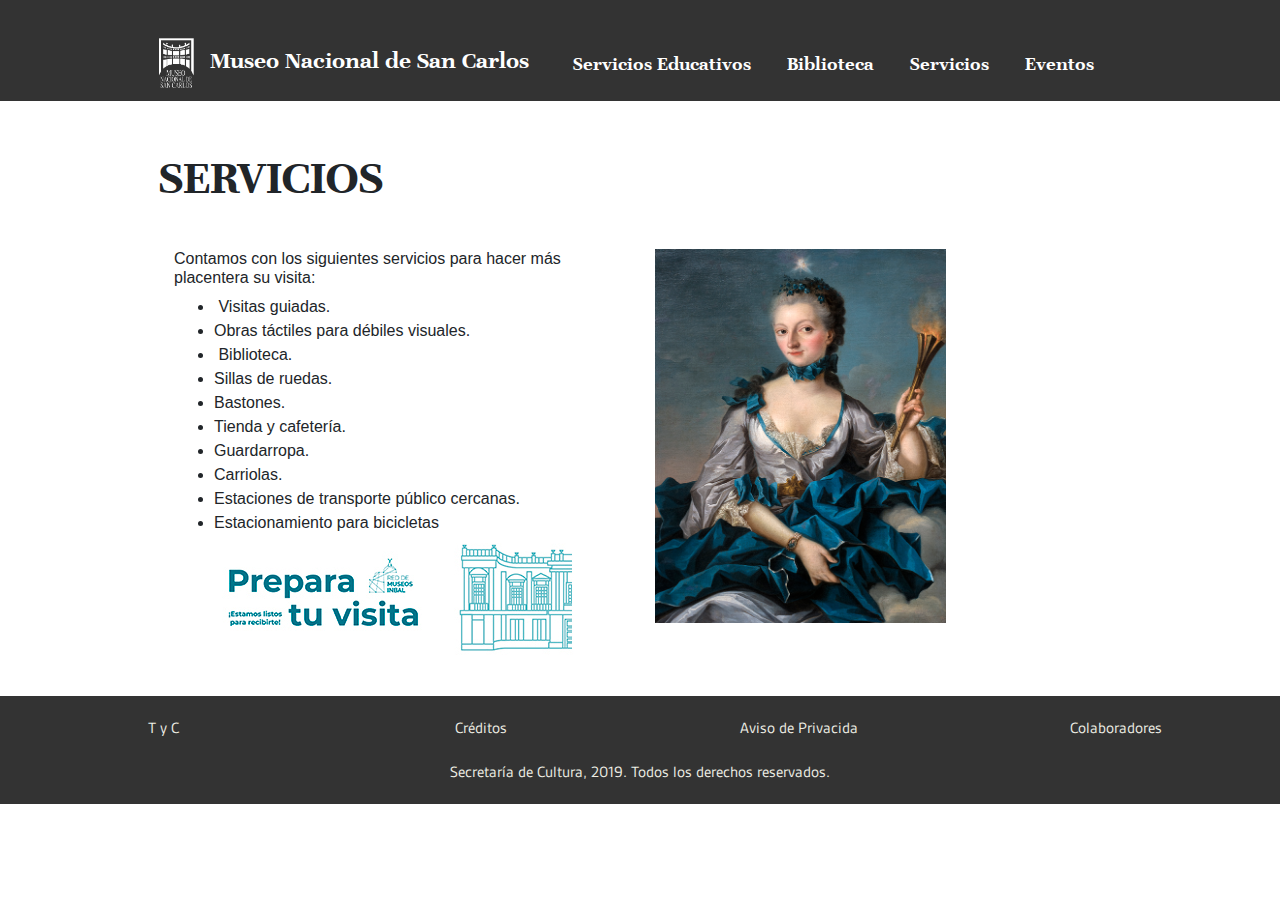
<file: html/servi.html>
<!DOCTYPE html>
<html lang="en">
  <head>
	     <link
    rel="stylesheet"
    href="https://cdnjs.cloudflare.com/ajax/libs/animate.css/4.1.1/animate.min.css"
  />
	  <link rel="stylesheet" type="text/css" href="../css/dis_nav.css">
	  
	  <link rel="stylesheet" type="text/css" href="../css/dis_inicio.css">
	  
	  <link
    rel="stylesheet"
    href="https://cdnjs.cloudflare.com/ajax/libs/animate.css/4.1.1/animate.min.css"
  />
    <meta charset="utf-8">
	<meta http-equiv="X-UA-Compatible" content="IE=edge">
	<meta name="viewport" content="width=device-width, initial-scale=1">
    <title>Servicios</title>
    <!-- Bootstrap -->
	<link href="../css/bootstrap-4.4.1.css" rel="stylesheet">
	<style>
        h1 {
            font-family: "Teimer Bold";
            font-size: 2.5rem;
        }
        .hero-image {
            position: relative;
            text-align: center;
            color: white;
        }
        .hero-image img {
            width: 100%;
            max-width: 1402px;
            height: auto;
        }
        .hero-text {
            position: absolute;
            top: 50%;
            left: 50%;
            transform: translate(-50%, -50%);
            font-size: 2rem;
            font-weight: bold;
            text-shadow: 2px 2px 5px rgba(0, 0, 0, 0.7);
        }
        @media (max-width: 768px) {
        .hero-text {
            font-size: 1.5rem; 
        }
    }
    @media (max-width: 576px) {
        .hero-text {
            font-size: 1rem; 
        }
    }
    </style>
  </head>
  <body>
  
<!--navbar-->
<div class="container2">
  <nav class="navbar navbar-expand-lg" style="background-color: #333333;">
    <div class="container d-flex justify-content-center">
      <a class="navbar-brand text-white" href="../index.html">
        <img src="../imagenes/logo.png" class="img-fluid" id="log" alt="Logo">
        Museo Nacional de San Carlos
      </a>
      <button class="navbar-toggler" type="button" data-toggle="collapse" data-target="#navbarSupportedContent1" aria-controls="navbarSupportedContent1" aria-expanded="false" aria-label="Toggle navigation"> 
        <span class="navbar-toggler-icon">+<br>
        </span>
      </button>
      <div class="collapse navbar-collapse justify-content-center" id="navbarSupportedContent1">
        <ul class="navbar-nav">
          <li class="nav-item active">
            <a class="nav-link text-white" href="servedu.html">Servicios Educativos</a>
          </li>
          <li class="nav-item">
            <a class="nav-link text-white" href="biblioteca.html">Biblioteca</a>
          </li>
          <li class="nav-item">
            <a class="nav-link text-white" href="servi.html">Servicios</a>
          </li>
          <li class="nav-item">
            <a class="nav-link text-white" href="eventos.html">Eventos</a>
          </li>
        </ul>
      </div>
    </div>
  </nav>
</div>
	
	 <!-- desde acá puedes comenzar a agregar -->
	  <div class="container">
	  	<h1 class="text-start">SERVICIOS</h1>
	  	<div class="container">
	  	  <div class="row">
	  	    <div class="col-md-6">
	  	      <h6>Contamos con los siguientes servicios para hacer más placentera su visita:</h6>
<ul>
          <li>&nbsp;Visitas guiadas.</li>
          <li>Obras táctiles para débiles visuales.</li>
          <li>&nbsp;Biblioteca.</li>
          <li>Sillas de ruedas.</li>
          <li>Bastones.</li>
          <li>Tienda y cafetería.</li>
          <li>Guardarropa.</li>
          <li>Carriolas.</li>
          <li>Estaciones de transporte público cercanas.</li>
	  	        <li>Estacionamiento para bicicletas&nbsp;</li>
          <img src="../imagenes/servicios/museo_nacional_de_san_carlos_ptv-02_7.jpg" class="img-fluid" alt="Placeholder image">
</ul>
            </div>
	  	    <div class="col-md-6 col-lg-4"><img src="../imagenes/servicios/la_aurora_mnsc.jpg" class="img-fluid" alt="Placeholder image">&nbsp;</div>
  	      </div>
	  	</div>
	  </div>
  	
 
	  <footer>
	    <div class="row">
	      <div class="col-xl-3 col-lg-3 col-md-2 col-sm-3">T y C</div>
	      <div class="col-xl-3 col-lg-3 col-md-3 col-sm-3">Créditos</div>
	      <div class="col-xl-3 col-lg-3 col-md-3 col-sm-3">Aviso de Privacida</div>
	      <div class="col-xl-3 col-lg-3 col-md-4 col-sm-3">Colaboradores</div>
      </div>
      <div class="row">
        <div class="col-xl-12">Secretaría de Cultura, 2019. Todos los derechos reservados.</div>
      </div>
	  
	    
	  	
  </footer>

	<!-- jQuery (necessary for Bootstrap's JavaScript plugins) --> 
	<script src="../js/jquery-3.4.1.min.js"></script>

	<!-- Include all compiled plugins (below), or include individual files as needed -->
	<script src="../js/popper.min.js"></script> 
  <script src="../js/bootstrap-4.4.1.js"></script>
  </body>
</html>
</file>
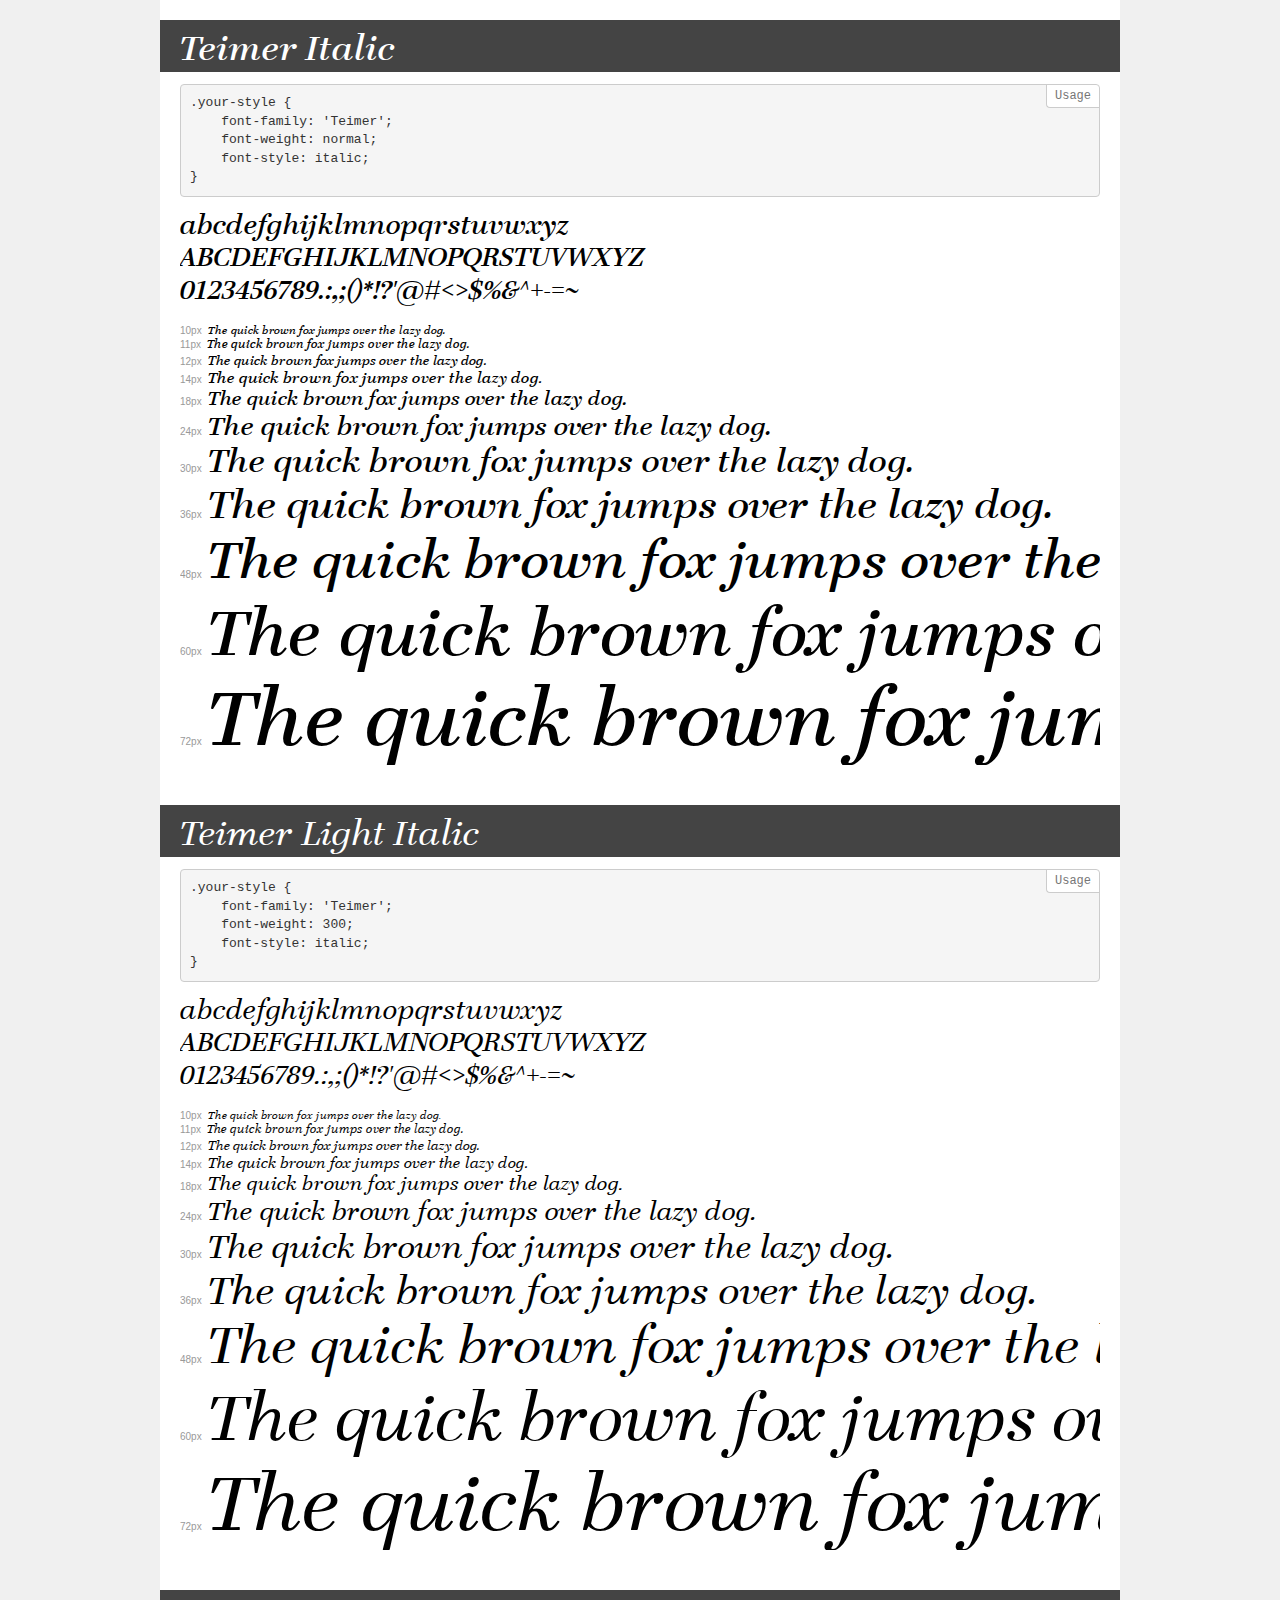
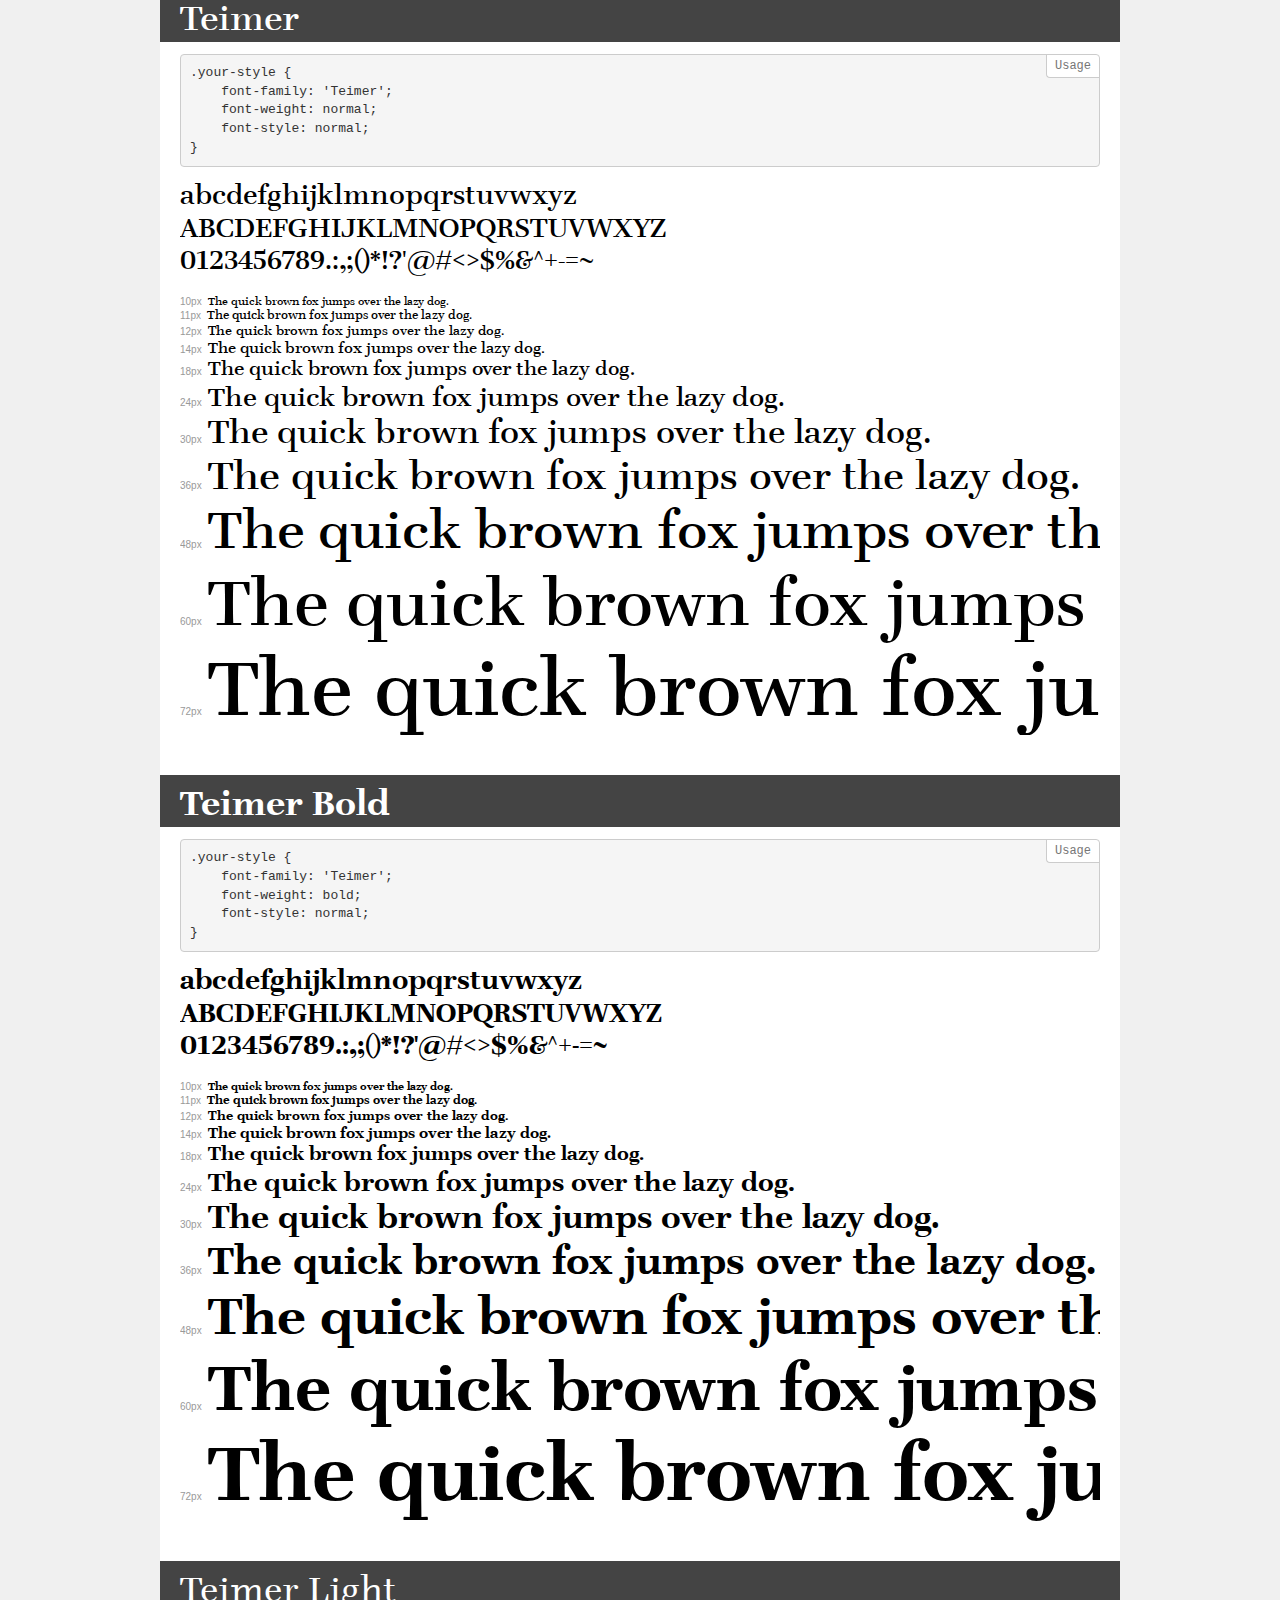
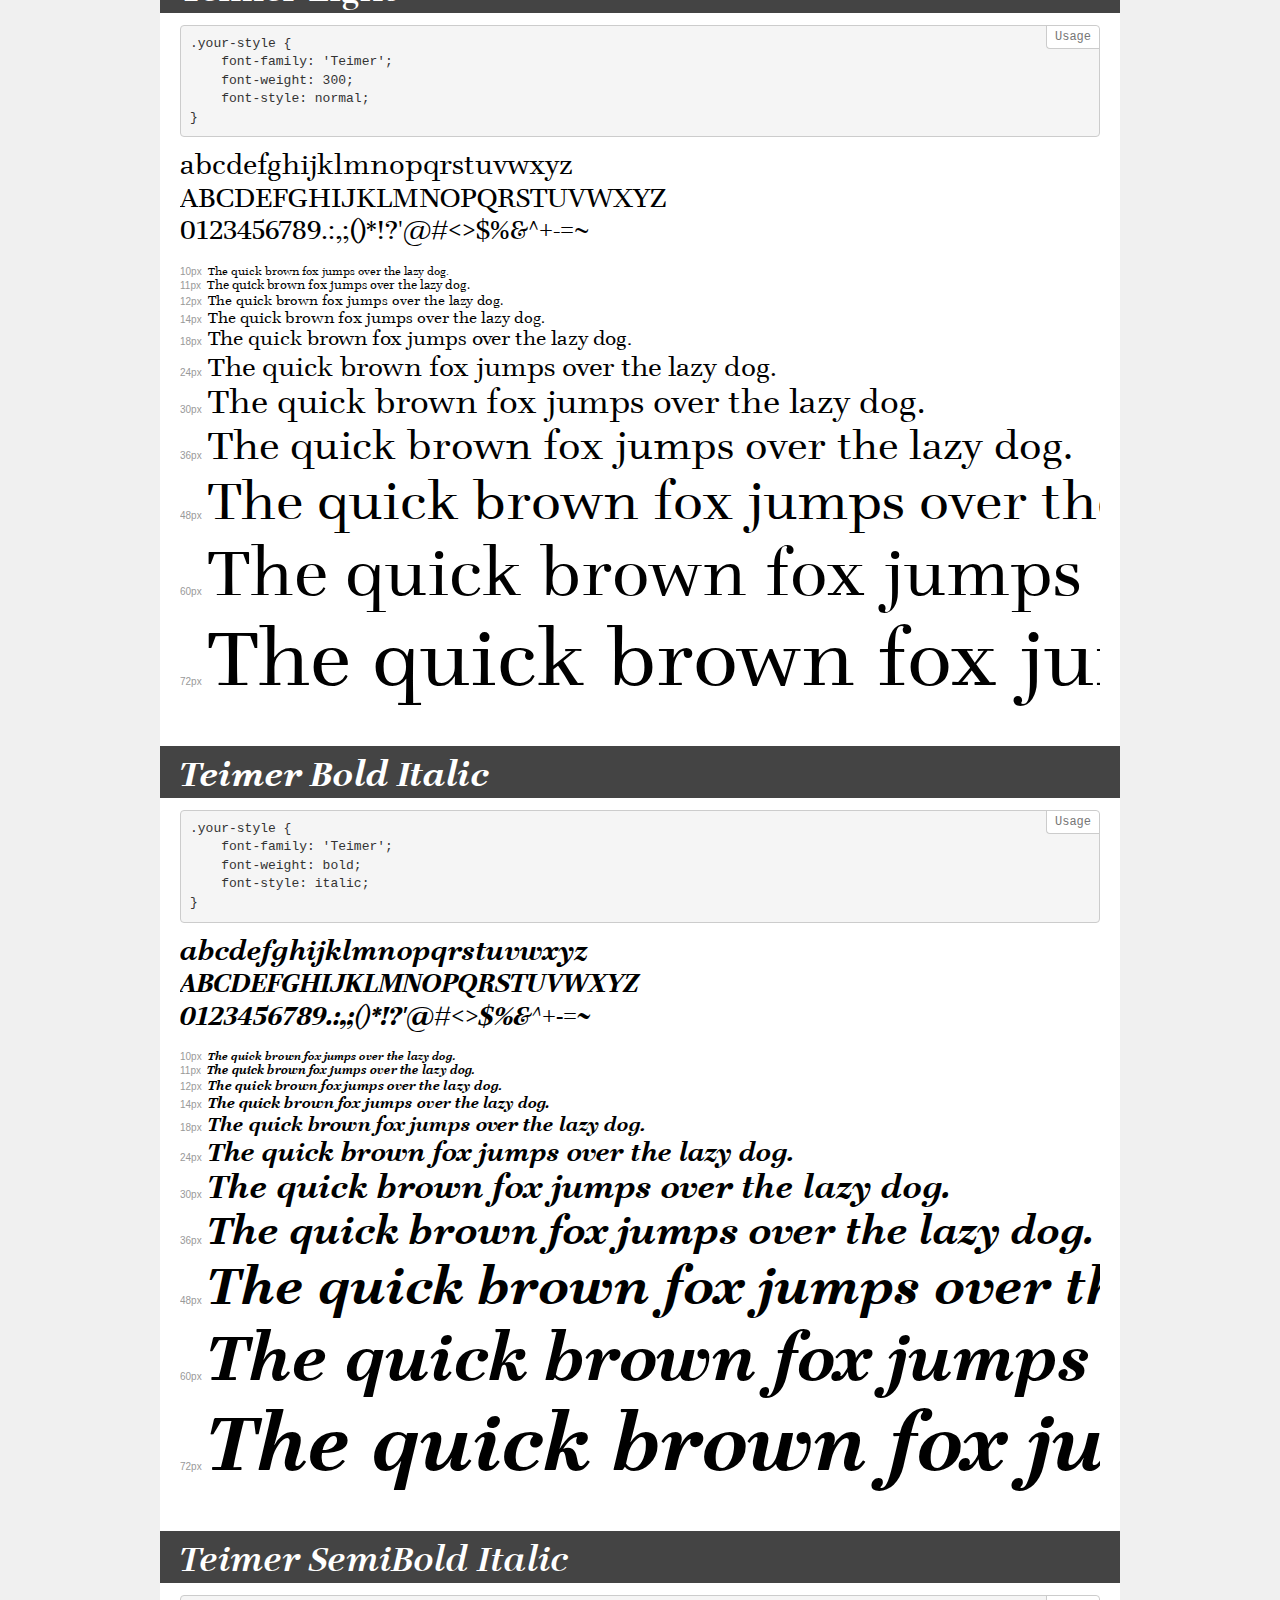
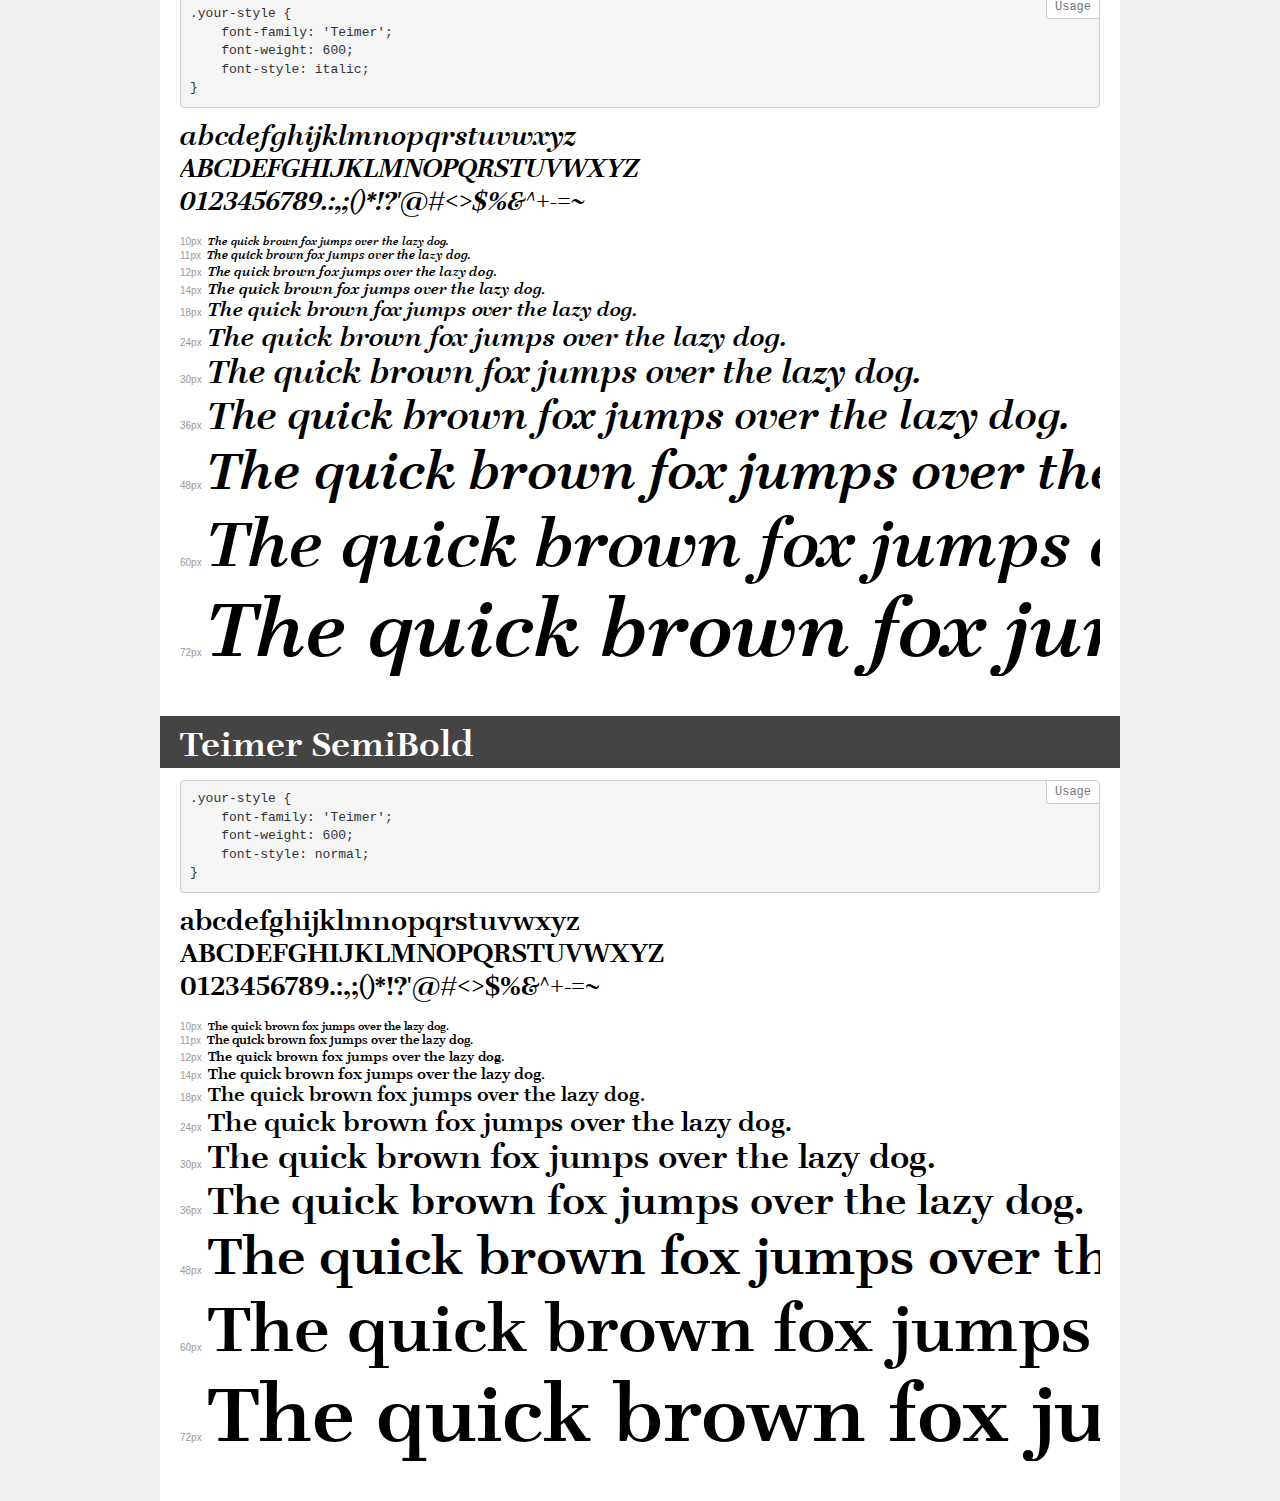
<file: fuentes/teimer/demo.html>
<!DOCTYPE html>
<html lang="en">
<head>
    <meta charset="utf-8">
    <meta http-equiv="X-UA-Compatible" content="IE=edge">
    <meta name="viewport" content="width=device-width, initial-scale=1">
    <meta name="robots" content="noindex, noarchive">
    <meta name="format-detection" content="telephone=no">
    <title>Transfonter demo</title>
    <link href="stylesheet.css" rel="stylesheet">
    <style>
        /*
        http://meyerweb.com/eric/tools/css/reset/
        v2.0 | 20110126
        License: none (public domain)
        */
        html, body, div, span, applet, object, iframe,
        h1, h2, h3, h4, h5, h6, p, blockquote, pre,
        a, abbr, acronym, address, big, cite, code,
        del, dfn, em, img, ins, kbd, q, s, samp,
        small, strike, strong, sub, sup, tt, var,
        b, u, i, center,
        dl, dt, dd, ol, ul, li,
        fieldset, form, label, legend,
        table, caption, tbody, tfoot, thead, tr, th, td,
        article, aside, canvas, details, embed,
        figure, figcaption, footer, header, hgroup,
        menu, nav, output, ruby, section, summary,
        time, mark, audio, video {
            margin: 0;
            padding: 0;
            border: 0;
            font-size: 100%;
            font: inherit;
            vertical-align: baseline;
        }
        /* HTML5 display-role reset for older browsers */
        article, aside, details, figcaption, figure,
        footer, header, hgroup, menu, nav, section {
            display: block;
        }
        body {
            line-height: 1;
        }
        ol, ul {
            list-style: none;
        }
        blockquote, q {
            quotes: none;
        }
        blockquote:before, blockquote:after,
        q:before, q:after {
            content: '';
            content: none;
        }
        table {
            border-collapse: collapse;
            border-spacing: 0;
        }
        /* demo styles */
        body {
            background: #f0f0f0;
            color: #000;
        }
        .page {
            background: #fff;
            width: 920px;
            margin: 0 auto;
            padding: 20px 20px 0 20px;
            overflow: hidden;
        }
        .font-container {
            overflow-x: auto;
            overflow-y: hidden;
            margin-bottom: 40px;
            line-height: 1.3;
            white-space: nowrap;
            padding-bottom: 5px;
        }
        h1 {
            position: relative;
            background: #444;
            font-size: 32px;
            color: #fff;
            padding: 10px 20px;
            margin: 0 -20px 12px -20px;
        }
        .letters {
            font-size: 25px;
            margin-bottom: 20px;
        }
        .s10:before {
            content: '10px';
        }
        .s11:before {
            content: '11px';
        }
        .s12:before {
            content: '12px';
        }
        .s14:before {
            content: '14px';
        }
        .s18:before {
            content: '18px';
        }
        .s24:before {
            content: '24px';
        }
        .s30:before {
            content: '30px';
        }
        .s36:before {
            content: '36px';
        }
        .s48:before {
            content: '48px';
        }
        .s60:before {
            content: '60px';
        }
        .s72:before {
            content: '72px';
        }
        .s10:before, .s11:before, .s12:before, .s14:before,
        .s18:before, .s24:before, .s30:before, .s36:before,
        .s48:before, .s60:before, .s72:before {
            font-family: Arial, sans-serif;
            font-size: 10px;
            font-weight: normal;
            font-style: normal;
            color: #999;
            padding-right: 6px;
        }
        pre {
            display: block;
            position: relative;
            padding: 9px;
            margin: 0 0 10px;
            font-family: Monaco, Menlo, Consolas, "Courier New", monospace;
            font-size: 13px;
            line-height: 1.428571429;
            color: #333;
            font-weight: normal;
            font-style: normal;
            background-color: #f5f5f5;
            border: 1px solid #ccc;
            overflow-x: auto;
            border-radius: 4px;
        }
        pre:after {
            display: block;
            position: absolute;
            right: 0;
            top: 0;
            content: 'Usage';
            line-height: 1;
            padding: 5px 8px;
            font-size: 12px;
            color: #767676;
            background-color: #fff;
            border: 1px solid #ccc;
            border-right: none;
            border-top: none;
            border-radius: 0 4px 0 4px;
            z-index: 10;
        }
        /* responsive */
        @media (max-width: 959px) {
            .page {
                width: auto;
                margin: 0;
            }
        }
    </style>
</head>
<body>
<div class="page">
    <div class="demo">
        <h1 style="font-family: 'Teimer'; font-weight: normal; font-style: italic;">Teimer Italic</h1>
        <pre>.your-style {
    font-family: 'Teimer';
    font-weight: normal;
    font-style: italic;
}</pre>
        <div class="font-container" style="font-family: 'Teimer'; font-weight: normal; font-style: italic;">
            <p class="letters">
                abcdefghijklmnopqrstuvwxyz<br>
ABCDEFGHIJKLMNOPQRSTUVWXYZ<br>
                0123456789.:,;()*!?'@#<>$%&^+-=~
            </p>
            <p class="s10" style="font-size: 10px;">The quick brown fox jumps over the lazy dog.</p>
            <p class="s11" style="font-size: 11px;">The quick brown fox jumps over the lazy dog.</p>
            <p class="s12" style="font-size: 12px;">The quick brown fox jumps over the lazy dog.</p>
            <p class="s14" style="font-size: 14px;">The quick brown fox jumps over the lazy dog.</p>
            <p class="s18" style="font-size: 18px;">The quick brown fox jumps over the lazy dog.</p>
            <p class="s24" style="font-size: 24px;">The quick brown fox jumps over the lazy dog.</p>
            <p class="s30" style="font-size: 30px;">The quick brown fox jumps over the lazy dog.</p>
            <p class="s36" style="font-size: 36px;">The quick brown fox jumps over the lazy dog.</p>
            <p class="s48" style="font-size: 48px;">The quick brown fox jumps over the lazy dog.</p>
            <p class="s60" style="font-size: 60px;">The quick brown fox jumps over the lazy dog.</p>
            <p class="s72" style="font-size: 72px;">The quick brown fox jumps over the lazy dog.</p>
        </div>
    </div>
    <div class="demo">
        <h1 style="font-family: 'Teimer'; font-weight: 300; font-style: italic;">Teimer Light Italic</h1>
        <pre>.your-style {
    font-family: 'Teimer';
    font-weight: 300;
    font-style: italic;
}</pre>
        <div class="font-container" style="font-family: 'Teimer'; font-weight: 300; font-style: italic;">
            <p class="letters">
                abcdefghijklmnopqrstuvwxyz<br>
ABCDEFGHIJKLMNOPQRSTUVWXYZ<br>
                0123456789.:,;()*!?'@#<>$%&^+-=~
            </p>
            <p class="s10" style="font-size: 10px;">The quick brown fox jumps over the lazy dog.</p>
            <p class="s11" style="font-size: 11px;">The quick brown fox jumps over the lazy dog.</p>
            <p class="s12" style="font-size: 12px;">The quick brown fox jumps over the lazy dog.</p>
            <p class="s14" style="font-size: 14px;">The quick brown fox jumps over the lazy dog.</p>
            <p class="s18" style="font-size: 18px;">The quick brown fox jumps over the lazy dog.</p>
            <p class="s24" style="font-size: 24px;">The quick brown fox jumps over the lazy dog.</p>
            <p class="s30" style="font-size: 30px;">The quick brown fox jumps over the lazy dog.</p>
            <p class="s36" style="font-size: 36px;">The quick brown fox jumps over the lazy dog.</p>
            <p class="s48" style="font-size: 48px;">The quick brown fox jumps over the lazy dog.</p>
            <p class="s60" style="font-size: 60px;">The quick brown fox jumps over the lazy dog.</p>
            <p class="s72" style="font-size: 72px;">The quick brown fox jumps over the lazy dog.</p>
        </div>
    </div>
    <div class="demo">
        <h1 style="font-family: 'Teimer'; font-weight: normal; font-style: normal;">Teimer</h1>
        <pre>.your-style {
    font-family: 'Teimer';
    font-weight: normal;
    font-style: normal;
}</pre>
        <div class="font-container" style="font-family: 'Teimer'; font-weight: normal; font-style: normal;">
            <p class="letters">
                abcdefghijklmnopqrstuvwxyz<br>
ABCDEFGHIJKLMNOPQRSTUVWXYZ<br>
                0123456789.:,;()*!?'@#<>$%&^+-=~
            </p>
            <p class="s10" style="font-size: 10px;">The quick brown fox jumps over the lazy dog.</p>
            <p class="s11" style="font-size: 11px;">The quick brown fox jumps over the lazy dog.</p>
            <p class="s12" style="font-size: 12px;">The quick brown fox jumps over the lazy dog.</p>
            <p class="s14" style="font-size: 14px;">The quick brown fox jumps over the lazy dog.</p>
            <p class="s18" style="font-size: 18px;">The quick brown fox jumps over the lazy dog.</p>
            <p class="s24" style="font-size: 24px;">The quick brown fox jumps over the lazy dog.</p>
            <p class="s30" style="font-size: 30px;">The quick brown fox jumps over the lazy dog.</p>
            <p class="s36" style="font-size: 36px;">The quick brown fox jumps over the lazy dog.</p>
            <p class="s48" style="font-size: 48px;">The quick brown fox jumps over the lazy dog.</p>
            <p class="s60" style="font-size: 60px;">The quick brown fox jumps over the lazy dog.</p>
            <p class="s72" style="font-size: 72px;">The quick brown fox jumps over the lazy dog.</p>
        </div>
    </div>
    <div class="demo">
        <h1 style="font-family: 'Teimer'; font-weight: bold; font-style: normal;">Teimer Bold</h1>
        <pre>.your-style {
    font-family: 'Teimer';
    font-weight: bold;
    font-style: normal;
}</pre>
        <div class="font-container" style="font-family: 'Teimer'; font-weight: bold; font-style: normal;">
            <p class="letters">
                abcdefghijklmnopqrstuvwxyz<br>
ABCDEFGHIJKLMNOPQRSTUVWXYZ<br>
                0123456789.:,;()*!?'@#<>$%&^+-=~
            </p>
            <p class="s10" style="font-size: 10px;">The quick brown fox jumps over the lazy dog.</p>
            <p class="s11" style="font-size: 11px;">The quick brown fox jumps over the lazy dog.</p>
            <p class="s12" style="font-size: 12px;">The quick brown fox jumps over the lazy dog.</p>
            <p class="s14" style="font-size: 14px;">The quick brown fox jumps over the lazy dog.</p>
            <p class="s18" style="font-size: 18px;">The quick brown fox jumps over the lazy dog.</p>
            <p class="s24" style="font-size: 24px;">The quick brown fox jumps over the lazy dog.</p>
            <p class="s30" style="font-size: 30px;">The quick brown fox jumps over the lazy dog.</p>
            <p class="s36" style="font-size: 36px;">The quick brown fox jumps over the lazy dog.</p>
            <p class="s48" style="font-size: 48px;">The quick brown fox jumps over the lazy dog.</p>
            <p class="s60" style="font-size: 60px;">The quick brown fox jumps over the lazy dog.</p>
            <p class="s72" style="font-size: 72px;">The quick brown fox jumps over the lazy dog.</p>
        </div>
    </div>
    <div class="demo">
        <h1 style="font-family: 'Teimer'; font-weight: 300; font-style: normal;">Teimer Light</h1>
        <pre>.your-style {
    font-family: 'Teimer';
    font-weight: 300;
    font-style: normal;
}</pre>
        <div class="font-container" style="font-family: 'Teimer'; font-weight: 300; font-style: normal;">
            <p class="letters">
                abcdefghijklmnopqrstuvwxyz<br>
ABCDEFGHIJKLMNOPQRSTUVWXYZ<br>
                0123456789.:,;()*!?'@#<>$%&^+-=~
            </p>
            <p class="s10" style="font-size: 10px;">The quick brown fox jumps over the lazy dog.</p>
            <p class="s11" style="font-size: 11px;">The quick brown fox jumps over the lazy dog.</p>
            <p class="s12" style="font-size: 12px;">The quick brown fox jumps over the lazy dog.</p>
            <p class="s14" style="font-size: 14px;">The quick brown fox jumps over the lazy dog.</p>
            <p class="s18" style="font-size: 18px;">The quick brown fox jumps over the lazy dog.</p>
            <p class="s24" style="font-size: 24px;">The quick brown fox jumps over the lazy dog.</p>
            <p class="s30" style="font-size: 30px;">The quick brown fox jumps over the lazy dog.</p>
            <p class="s36" style="font-size: 36px;">The quick brown fox jumps over the lazy dog.</p>
            <p class="s48" style="font-size: 48px;">The quick brown fox jumps over the lazy dog.</p>
            <p class="s60" style="font-size: 60px;">The quick brown fox jumps over the lazy dog.</p>
            <p class="s72" style="font-size: 72px;">The quick brown fox jumps over the lazy dog.</p>
        </div>
    </div>
    <div class="demo">
        <h1 style="font-family: 'Teimer'; font-weight: bold; font-style: italic;">Teimer Bold Italic</h1>
        <pre>.your-style {
    font-family: 'Teimer';
    font-weight: bold;
    font-style: italic;
}</pre>
        <div class="font-container" style="font-family: 'Teimer'; font-weight: bold; font-style: italic;">
            <p class="letters">
                abcdefghijklmnopqrstuvwxyz<br>
ABCDEFGHIJKLMNOPQRSTUVWXYZ<br>
                0123456789.:,;()*!?'@#<>$%&^+-=~
            </p>
            <p class="s10" style="font-size: 10px;">The quick brown fox jumps over the lazy dog.</p>
            <p class="s11" style="font-size: 11px;">The quick brown fox jumps over the lazy dog.</p>
            <p class="s12" style="font-size: 12px;">The quick brown fox jumps over the lazy dog.</p>
            <p class="s14" style="font-size: 14px;">The quick brown fox jumps over the lazy dog.</p>
            <p class="s18" style="font-size: 18px;">The quick brown fox jumps over the lazy dog.</p>
            <p class="s24" style="font-size: 24px;">The quick brown fox jumps over the lazy dog.</p>
            <p class="s30" style="font-size: 30px;">The quick brown fox jumps over the lazy dog.</p>
            <p class="s36" style="font-size: 36px;">The quick brown fox jumps over the lazy dog.</p>
            <p class="s48" style="font-size: 48px;">The quick brown fox jumps over the lazy dog.</p>
            <p class="s60" style="font-size: 60px;">The quick brown fox jumps over the lazy dog.</p>
            <p class="s72" style="font-size: 72px;">The quick brown fox jumps over the lazy dog.</p>
        </div>
    </div>
    <div class="demo">
        <h1 style="font-family: 'Teimer'; font-weight: 600; font-style: italic;">Teimer SemiBold Italic</h1>
        <pre>.your-style {
    font-family: 'Teimer';
    font-weight: 600;
    font-style: italic;
}</pre>
        <div class="font-container" style="font-family: 'Teimer'; font-weight: 600; font-style: italic;">
            <p class="letters">
                abcdefghijklmnopqrstuvwxyz<br>
ABCDEFGHIJKLMNOPQRSTUVWXYZ<br>
                0123456789.:,;()*!?'@#<>$%&^+-=~
            </p>
            <p class="s10" style="font-size: 10px;">The quick brown fox jumps over the lazy dog.</p>
            <p class="s11" style="font-size: 11px;">The quick brown fox jumps over the lazy dog.</p>
            <p class="s12" style="font-size: 12px;">The quick brown fox jumps over the lazy dog.</p>
            <p class="s14" style="font-size: 14px;">The quick brown fox jumps over the lazy dog.</p>
            <p class="s18" style="font-size: 18px;">The quick brown fox jumps over the lazy dog.</p>
            <p class="s24" style="font-size: 24px;">The quick brown fox jumps over the lazy dog.</p>
            <p class="s30" style="font-size: 30px;">The quick brown fox jumps over the lazy dog.</p>
            <p class="s36" style="font-size: 36px;">The quick brown fox jumps over the lazy dog.</p>
            <p class="s48" style="font-size: 48px;">The quick brown fox jumps over the lazy dog.</p>
            <p class="s60" style="font-size: 60px;">The quick brown fox jumps over the lazy dog.</p>
            <p class="s72" style="font-size: 72px;">The quick brown fox jumps over the lazy dog.</p>
        </div>
    </div>
    <div class="demo">
        <h1 style="font-family: 'Teimer'; font-weight: 600; font-style: normal;">Teimer SemiBold</h1>
        <pre>.your-style {
    font-family: 'Teimer';
    font-weight: 600;
    font-style: normal;
}</pre>
        <div class="font-container" style="font-family: 'Teimer'; font-weight: 600; font-style: normal;">
            <p class="letters">
                abcdefghijklmnopqrstuvwxyz<br>
ABCDEFGHIJKLMNOPQRSTUVWXYZ<br>
                0123456789.:,;()*!?'@#<>$%&^+-=~
            </p>
            <p class="s10" style="font-size: 10px;">The quick brown fox jumps over the lazy dog.</p>
            <p class="s11" style="font-size: 11px;">The quick brown fox jumps over the lazy dog.</p>
            <p class="s12" style="font-size: 12px;">The quick brown fox jumps over the lazy dog.</p>
            <p class="s14" style="font-size: 14px;">The quick brown fox jumps over the lazy dog.</p>
            <p class="s18" style="font-size: 18px;">The quick brown fox jumps over the lazy dog.</p>
            <p class="s24" style="font-size: 24px;">The quick brown fox jumps over the lazy dog.</p>
            <p class="s30" style="font-size: 30px;">The quick brown fox jumps over the lazy dog.</p>
            <p class="s36" style="font-size: 36px;">The quick brown fox jumps over the lazy dog.</p>
            <p class="s48" style="font-size: 48px;">The quick brown fox jumps over the lazy dog.</p>
            <p class="s60" style="font-size: 60px;">The quick brown fox jumps over the lazy dog.</p>
            <p class="s72" style="font-size: 72px;">The quick brown fox jumps over the lazy dog.</p>
        </div>
    </div>
</div>
</body>
</html>
</file>
<file: css/dis_nav.css>
@import url("../webfonts/Teimer_Bold/stylesheet.css");
@import url("../webfonts/Teimer/stylesheet.css");

#log {
  max-height: 50px; 
  margin-right: 10px; 
	
}

.navbar {
  padding: 10px 0; /* Ajusta el espaciado del navbar */
}

.nav-link {
  font-size: 16px; /* Ajusta el tamaño de las fuentes */
  margin: 0 10px; /* Espaciado entre enlaces */
  font-family: "Teimer Bold";
}



.color {
    background-color: #333333;
}

.centrari{
    display: block;
    margin: auto;
    width: auto;
	
}
.container .navbar.fixed-top.navbar-expand-lg.navbar-light.bg-light, .centrari {
    padding-bottom: 0px;

}
.container .navbar {
    margin-top: 0px;
    margin-left: auto;
    margin-right: auto;

}

.nav-item .nav-link .nav-link {
    margin-left: auto;
    margin-right: auto;
    text-align: left;

}


.navbar.navbar-expand-lg .container.d-flex.justify-content-center .navbar-brand.text-white {
    font-family: "Teimer Bold";
}
body {
    background-color: #EEEEE5;
}

/*Agregado Dora*/

.catalog-section {
    background-color: #333333; 
    width: 100%; 
    max-width: 1402px;
    height: 250px;
    display: flex;
    justify-content: center;
    align-items: center;
    margin: 0 auto;
}

.catalog-text {
    text-align: center; 
    color: white;
}

.catalog-title {
    font-size: 2.5rem; 
    margin: 0; 
}

.btn-light {
    color: #333333; 
    background-color: white;
    border: none;
    padding: 10px 20px;
    font-size: 1rem;
    font-weight: bold; 
    text-transform: uppercase; 
    border-radius: 5px;
    transition: background-color 0.3s ease; 
}

.btn-light:hover {
    background-color: #dddddd; 
}
</file>
<file: dis_inicio.css>
@charset "utf-8";
</file>
<file: fuentes/teimer/stylesheet.css>
@font-face {
    font-family: 'Teimer';
    src: url('Teimer-Italic.eot');
    src: local('Teimer Italic'), local('Teimer-Italic'),
        url('Teimer-Italic.eot?#iefix') format('embedded-opentype'),
        url('Teimer-Italic.woff2') format('woff2'),
        url('Teimer-Italic.woff') format('woff'),
        url('Teimer-Italic.ttf') format('truetype');
    font-weight: normal;
    font-style: italic;
}

@font-face {
    font-family: 'Teimer';
    src: url('TeimerLight-Italic.eot');
    src: local('Teimer Light Italic'), local('TeimerLight-Italic'),
        url('TeimerLight-Italic.eot?#iefix') format('embedded-opentype'),
        url('TeimerLight-Italic.woff2') format('woff2'),
        url('TeimerLight-Italic.woff') format('woff'),
        url('TeimerLight-Italic.ttf') format('truetype');
    font-weight: 300;
    font-style: italic;
}

@font-face {
    font-family: 'Teimer';
    src: url('Teimer.eot');
    src: local('Teimer'),
        url('Teimer.eot?#iefix') format('embedded-opentype'),
        url('Teimer.woff2') format('woff2'),
        url('Teimer.woff') format('woff'),
        url('Teimer.ttf') format('truetype');
    font-weight: normal;
    font-style: normal;
}

@font-face {
    font-family: 'Teimer';
    src: url('Teimer-Bold.eot');
    src: local('Teimer Bold'), local('Teimer-Bold'),
        url('Teimer-Bold.eot?#iefix') format('embedded-opentype'),
        url('Teimer-Bold.woff2') format('woff2'),
        url('Teimer-Bold.woff') format('woff'),
        url('Teimer-Bold.ttf') format('truetype');
    font-weight: bold;
    font-style: normal;
}

@font-face {
    font-family: 'Teimer';
    src: url('TeimerLight.eot');
    src: local('Teimer Light'), local('TeimerLight'),
        url('TeimerLight.eot?#iefix') format('embedded-opentype'),
        url('TeimerLight.woff2') format('woff2'),
        url('TeimerLight.woff') format('woff'),
        url('TeimerLight.ttf') format('truetype');
    font-weight: 300;
    font-style: normal;
}

@font-face {
    font-family: 'Teimer';
    src: url('Teimer-BoldItalic.eot');
    src: local('Teimer Bold Italic'), local('Teimer-BoldItalic'),
        url('Teimer-BoldItalic.eot?#iefix') format('embedded-opentype'),
        url('Teimer-BoldItalic.woff2') format('woff2'),
        url('Teimer-BoldItalic.woff') format('woff'),
        url('Teimer-BoldItalic.ttf') format('truetype');
    font-weight: bold;
    font-style: italic;
}

@font-face {
    font-family: 'Teimer';
    src: url('TeimerSemiBold-Italic.eot');
    src: local('Teimer SemiBold Italic'), local('TeimerSemiBold-Italic'),
        url('TeimerSemiBold-Italic.eot?#iefix') format('embedded-opentype'),
        url('TeimerSemiBold-Italic.woff2') format('woff2'),
        url('TeimerSemiBold-Italic.woff') format('woff'),
        url('TeimerSemiBold-Italic.ttf') format('truetype');
    font-weight: 600;
    font-style: italic;
}

@font-face {
    font-family: 'Teimer';
    src: url('TeimerSemiBold.eot');
    src: local('Teimer SemiBold'), local('TeimerSemiBold'),
        url('TeimerSemiBold.eot?#iefix') format('embedded-opentype'),
        url('TeimerSemiBold.woff2') format('woff2'),
        url('TeimerSemiBold.woff') format('woff'),
        url('TeimerSemiBold.ttf') format('truetype');
    font-weight: 600;
    font-style: normal;
}
</file>
<file: css/dis_inicio.css>
/* CSS Document */
@import url('https://cdnjs.cloudflare.com/ajax/libs/animate.css/4.1.1/animate.min.css');
@import url("../webfonts/Gesta_W01_Regular/stylesheet.css");
@import url("../webfonts/TeimerSemiBold/stylesheet.css");


/*Carousel*/
.carousel {
  display: flex;
  align-items: center; 
  justify-content: center; 
  height: 300px; 
  overflow: hidden;
}

.carousel img {
  min-height: 100%; 
  min-width: 100%; 
  object-fit: cover;
}

.container.justify-content-center #carouselExampleIndicators1 {
    padding-top: 0px;
}
.container {
    padding-top: 0px;
    margin-top: 15px;
    padding-bottom: auto;
}
.container3 {
    padding-top: 15px;
    margin-top: auto;
    margin-left: auto;
    margin-bottom: auto;
    margin-right: auto;
}
.container.d-flex.justify-content-center .navbar-toggler .navbar-toggler-icon {
    background-color: #333333;
    font-family: "Gesta W01 Regular";
    font-weight: bold;
    color: #EEEEE5;
    font-size: 25px;
}

.row .col-xl-3 p {
    padding-top: 0px;
    margin-top: 20px;
    margin-left: 15%;
    margin-right: 15%;
}
.row .col-xl-4 .img-fluid {
}


.container3 .row {
    background-color: #BAB1A3;
    font-family: "Gesta W01 Regular";
    font-weight: bold;
    color: #EEEEE5;
    text-align: left;
    padding-left: 20px;
    padding-right: 20px;
}
.row .col-xl-4 .img-fluid {
    height: 30px;
    display: block;
    margin-left: auto;
    margin-right: auto;
}
body footer {
    margin-top: 15px;
    margin-left: auto;
    margin-right: auto;
    padding-left: 20px;
    padding-right: 20px;
    background-color: #333333;
    color: #EEEEE5;
    font-family: "Gesta W01 Regular";
    text-align: center;
    padding-top: 20px;
    padding-bottom: 20px;
}
.row .col-xl-3 {
}


.carousel-caption h5 {
  font-family: "Teimer Bold", sans-serif;
  font-size: 55px; 
  text-align: left; 
  color: white; 
  background: rgba(0, 0, 0, 0.5); 
  padding: 10px; 
  border-radius: 5px; 
}


 .carousel-inner .carousel-item.active {
    padding-top: 102px;
    height: 411px;

}


.carousel-item {
    display: flex;
    align-items: center;
    justify-content: center; 
    height: 100%; 
    position: relative;
}


.carousel-item {
  opacity: 0; 
  transition: opacity 0.5s ease-in-out, transform 0.5s ease-in-out;
}

.carousel-item.active {
  opacity: 1; 
  transform: scale(1); 
  animation: fadeIn 1s ease-in-out; 
	


/*esto es del row con las cards*/
	
}.card.col-md-4.col-xl-12 .card-body .card-title {
    text-align: center;
    font-family: "Teimer Bold";
    font-size: 30px;
    color: #333333;
}
.card.col-md-4.col-xl-12 .card-body .card-text {
    text-align: left;
    font-size: 14px;
    color: #333333;
    font-family: "Gesta W01 Regular";
}
.card.h-100 .card-body .card-title {
    color: #333333;
    font-family: "Teimer Bold";
    font-size: 30px;
    text-align: center;
    margin-left: auto;
    margin-right: auto;
}


    .row {
      border: none; /* Quita el borde del row */
    }
    .card {
      height: 100%; 
    }
    .card-body {
    background-color: #BAB1A3;
    display: flex;
    flex-direction: column;
    align-items: flex-start;
    }
    .col-xl-3 {
      margin-bottom: 20px; 
    }
.row .col-xl-6 img{
	min-height: 100%; 
  min-width: 100%; 
  object-fit: cover;
}


/*tabla de las imagenes con el texto al lado*/
.custom-table {
  width: 100%;
  border-collapse: collapse;
}

.custom-table td {
  border: 1px solid #ddd;
  padding: 0; 
  vertical-align: middle;
}

tr .izq-cel p {
    color: #333333;
    font-family: TeimerSemiBold;
    font-size: 40px;
    text-align: center;
}

.izq-cel {
  width: 50%;
  text-align: center;
  font-size: 18px;
  font-weight: bold;
}

.dere-cel, .right-cell {
  width: 50%;
  height: 100%; 
  position: relative;
  text-align: center;
}

.image-container {
  width: 100%;
  height: 100%;
  position: relative;
}

.image-container img {
  width: 100%;
  height: 100%;
  object-fit: cover;
}

.image-title {
  position: absolute;
  top: 50%;
  left: 50%;
  transform: translate(-50%, -50%);
  color: white;
  font-size: 16px;
  font-weight: bold;
  background: rgba(0, 0, 0, 0.5);
  padding: 10px;
  border-radius: 5px;
}

/* Media Query para dispositivos con ancho menor a 768px, es para hacer las tablas responsivas y se ajusten a 320px */
@media (max-width: 768px) {
  .custom-table {
    display: block;
  }

  .custom-table tr {
    display: flex;
    flex-wrap: wrap;
    margin-bottom: 20px;
  }

  .izq-cel,
  .dere-cel {
    width: 100%; /
    height: auto; 
  }

  .izq-cel p {
    font-size: 24px;
  }

  .image-title {
    font-size: 14px;
  }
}
</file>
